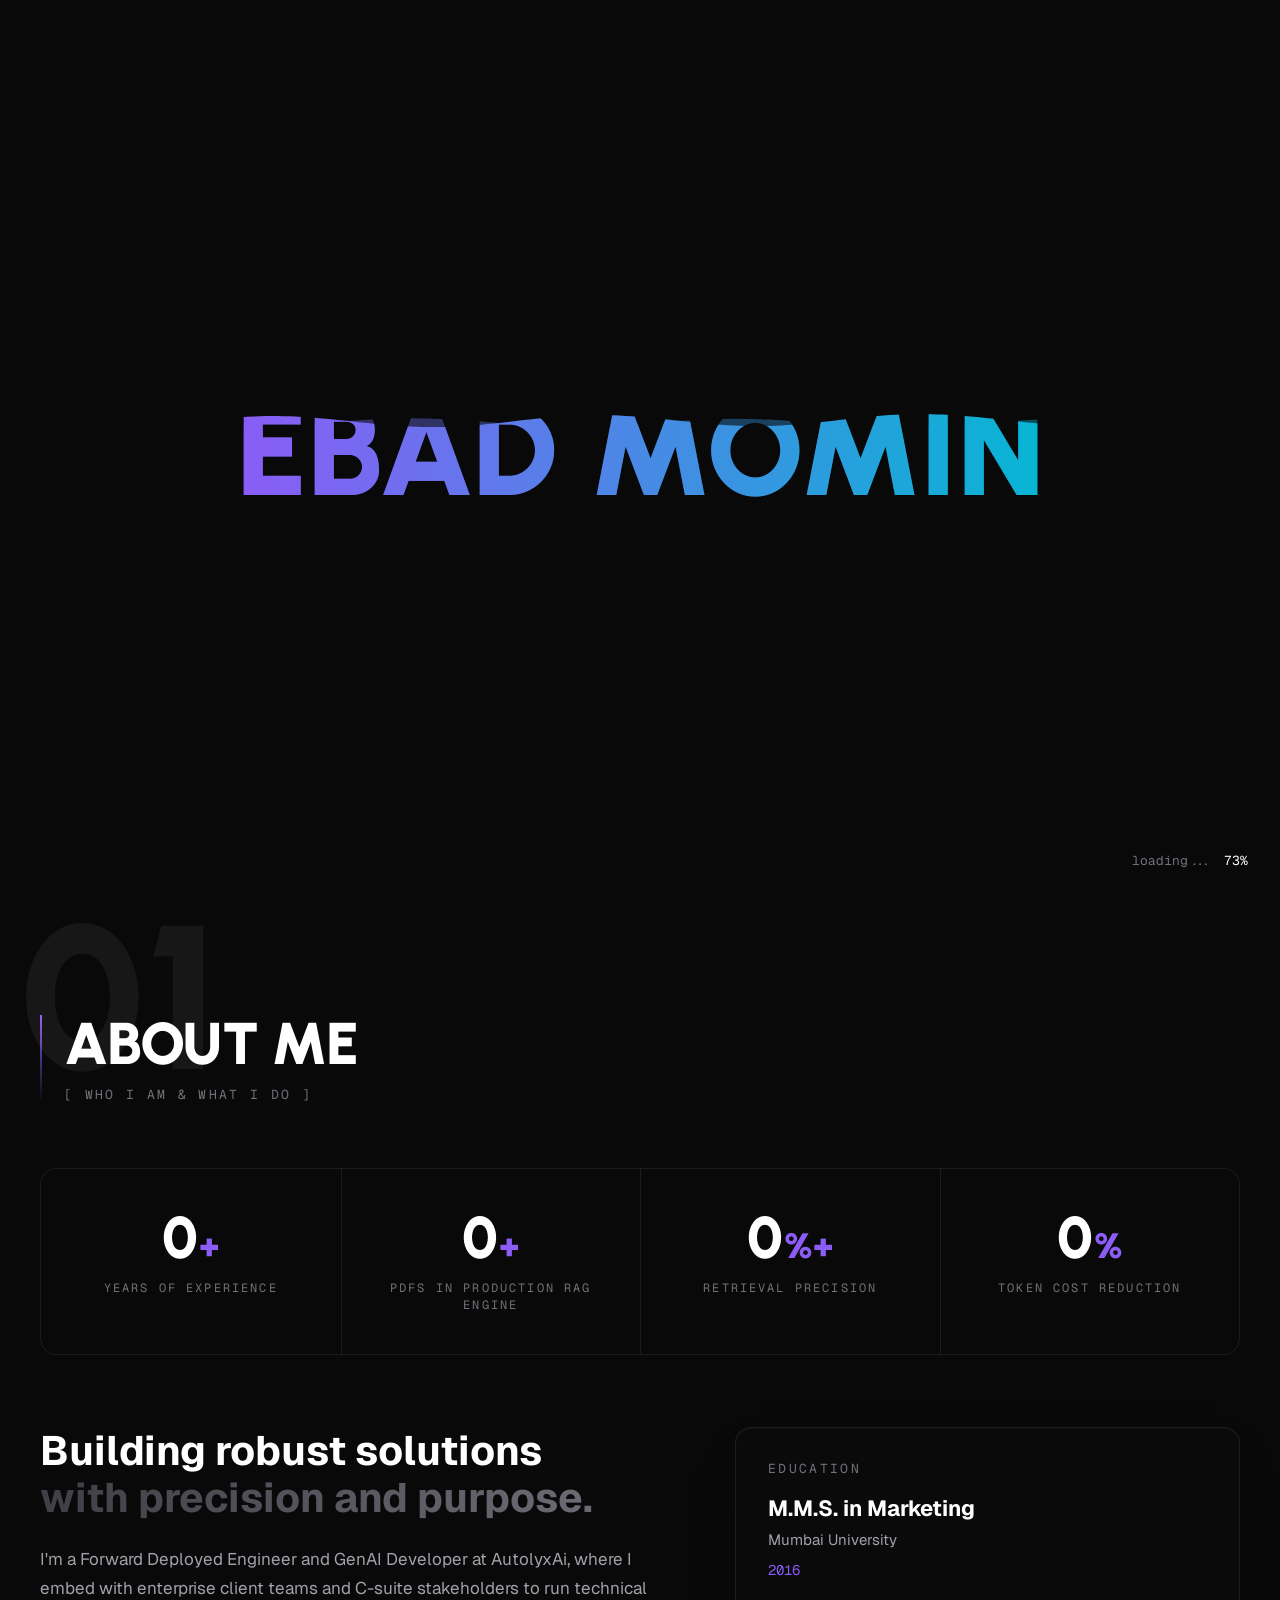
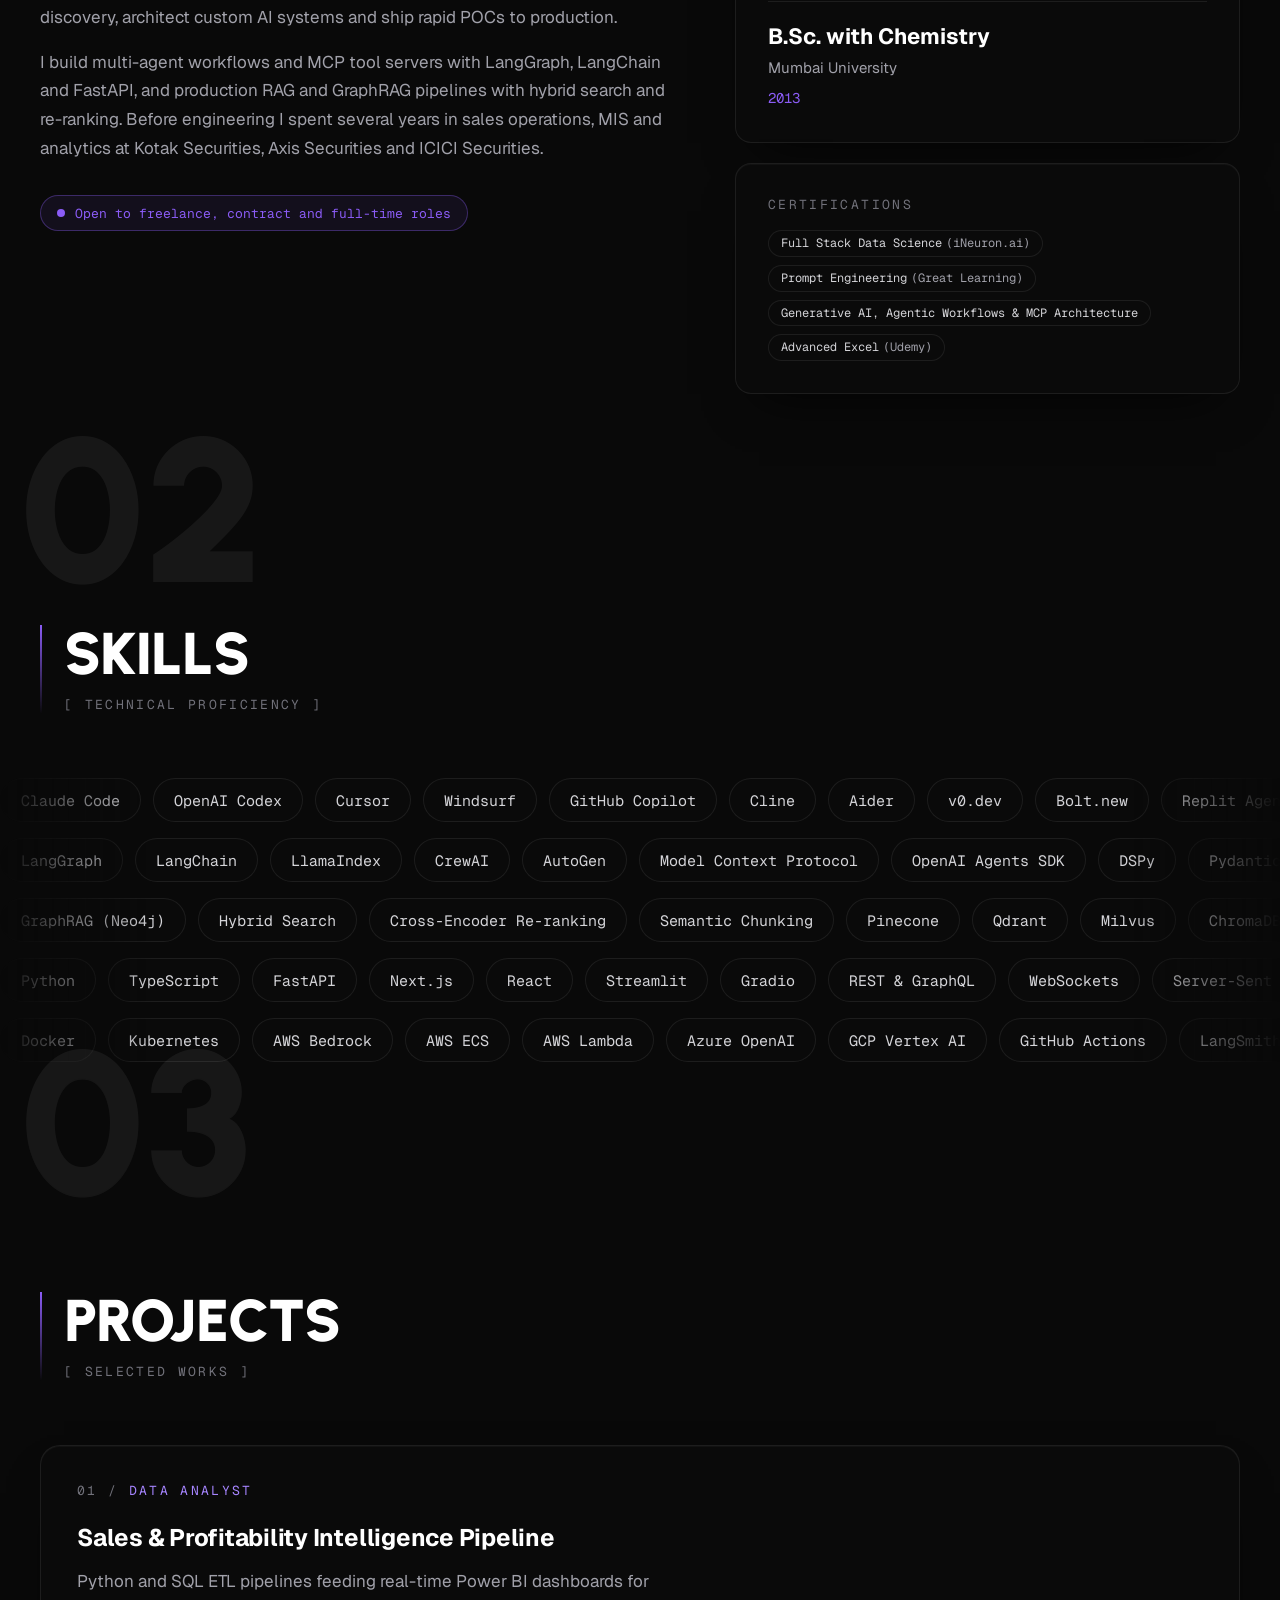
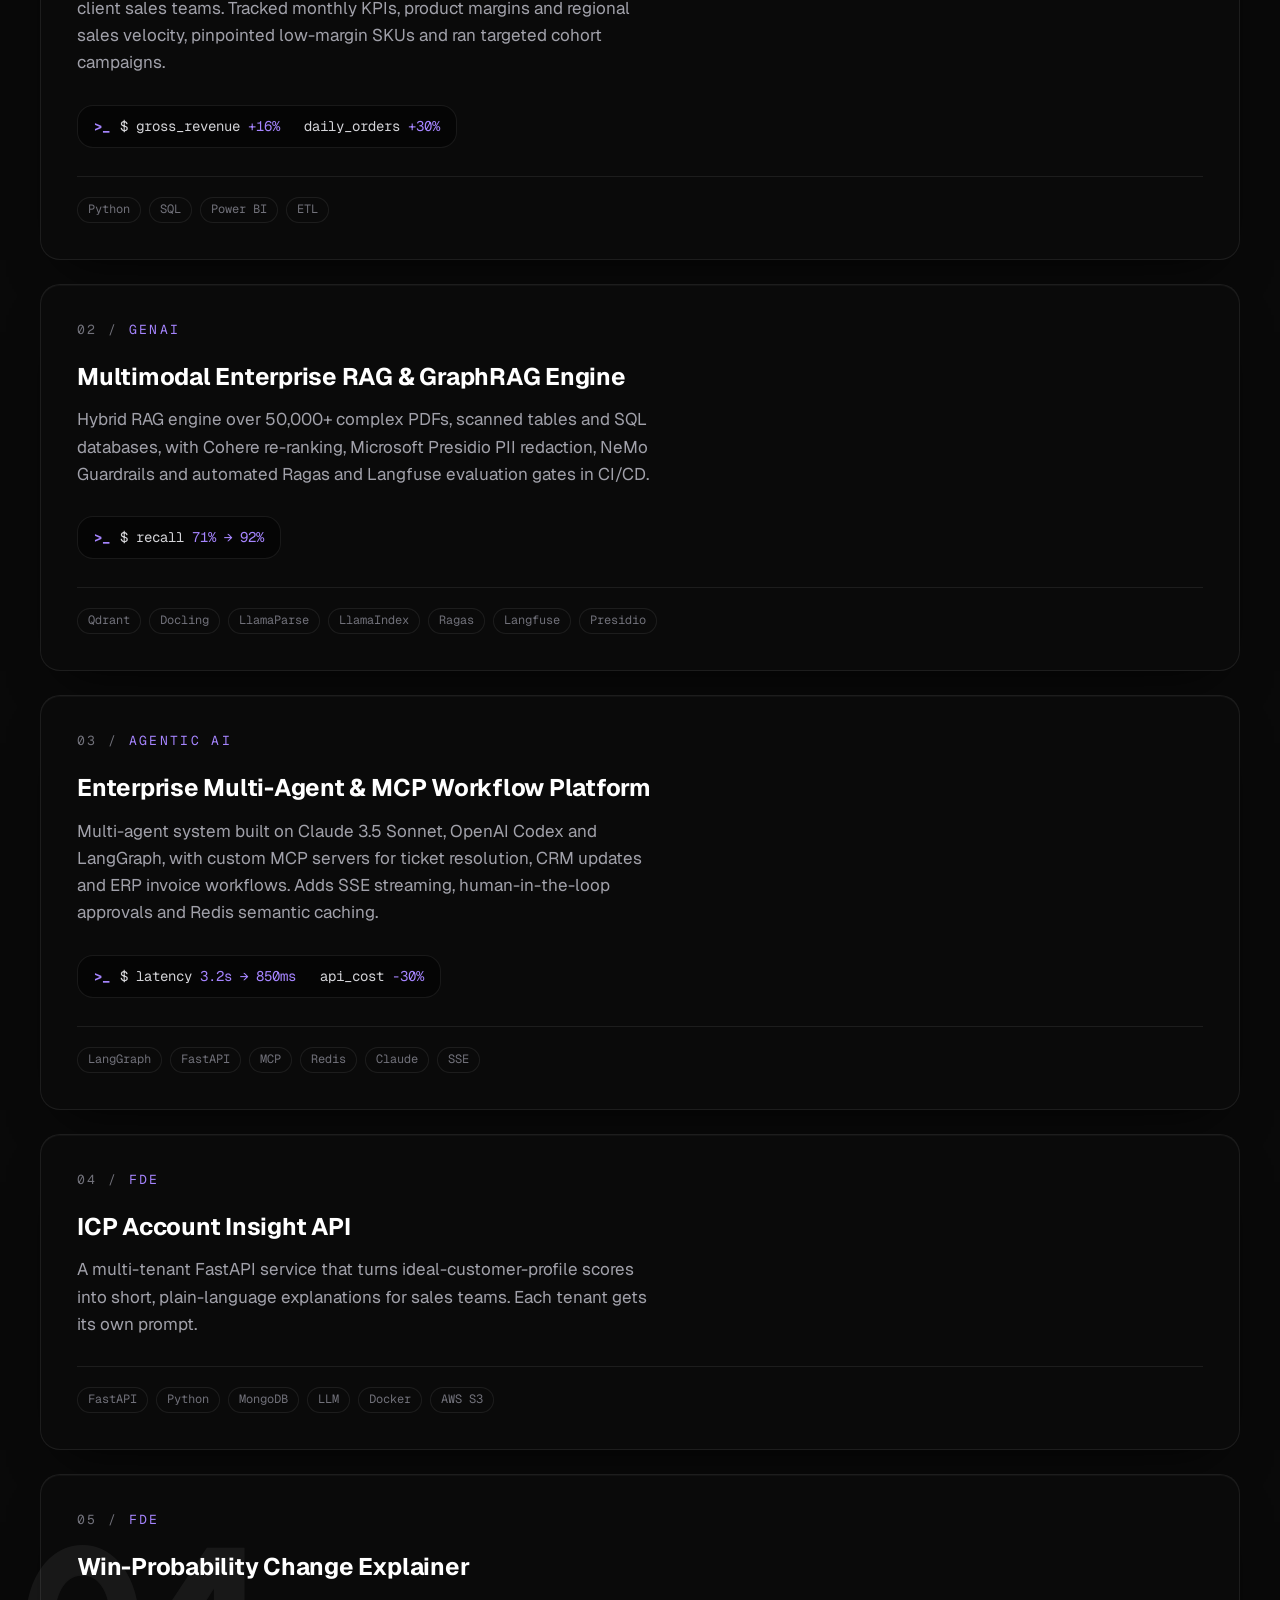
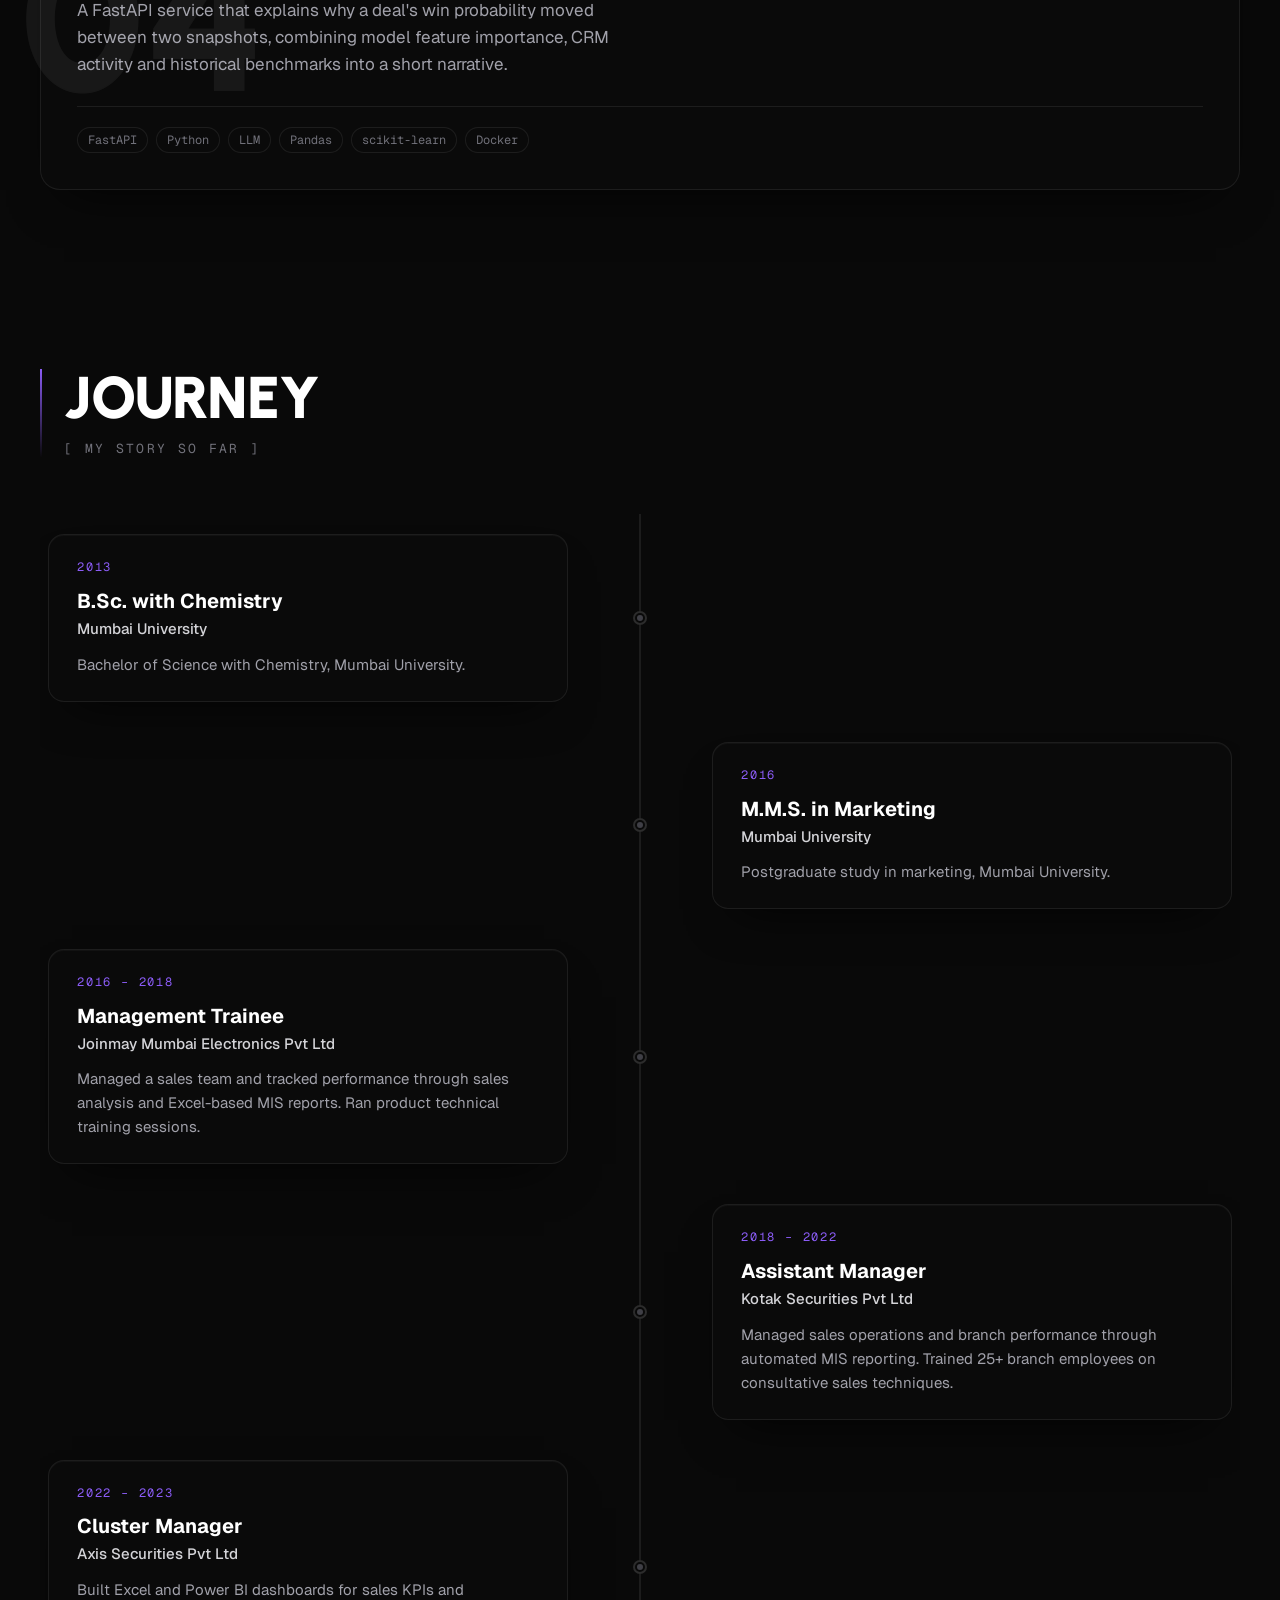
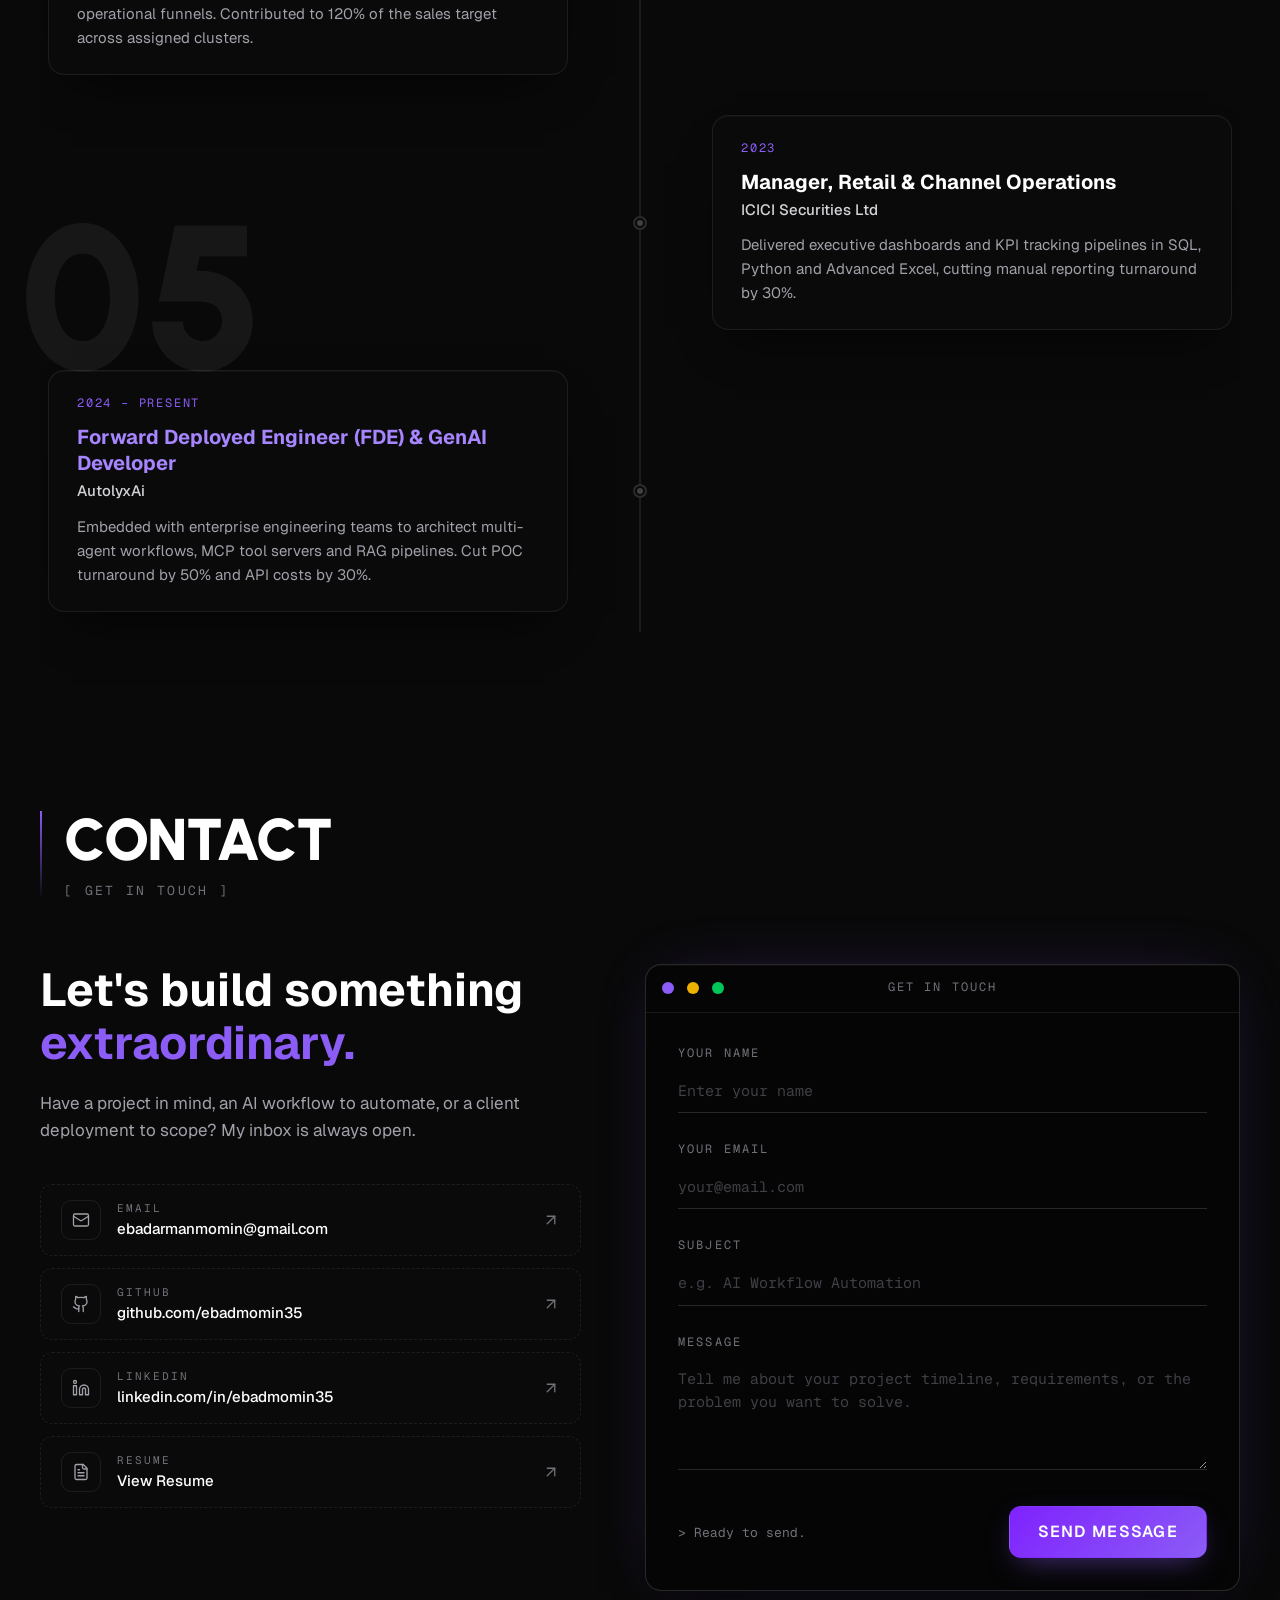
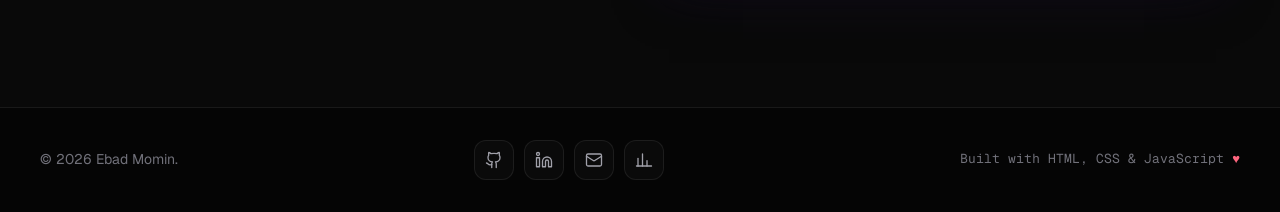
<file: index.html>
<!doctype html>
<html lang="en">
<head>
  <meta charset="utf-8">
  <meta name="viewport" content="width=device-width, initial-scale=1">
  <title>Ebad Momin | Forward Deployed Engineer &amp; GenAI Developer</title>
  <meta name="description" content="Ebad Momin, Forward Deployed Engineer (FDE), GenAI Developer and AI Solutions Architect in Thane, Mumbai.">
  <meta name="theme-color" content="#090909">
  <script>document.documentElement.classList.add('js');</script>
  <link rel="preconnect" href="https://fonts.googleapis.com">
  <link rel="preconnect" href="https://fonts.gstatic.com" crossorigin>
  <link rel="stylesheet" href="https://fonts.googleapis.com/css2?family=Geist:wght@300..900&family=Geist+Mono:wght@400..700&family=Urbanist:wght@700..900&display=swap">
  <link rel="stylesheet" href="css/tokens.css">
  <link rel="stylesheet" href="css/base.css">
  <link rel="stylesheet" href="css/hero.css">
  <link rel="stylesheet" href="css/photo-dissolve.css">
  <link rel="stylesheet" href="css/about.css">
  <link rel="stylesheet" href="css/skills.css">
  <link rel="stylesheet" href="css/projects.css">
  <link rel="stylesheet" href="css/journey.css">
  <link rel="stylesheet" href="css/contact.css">
  <link rel="stylesheet" href="css/snake.css">
  <link rel="stylesheet" href="css/palette.css">
</head>
<body class="ep-body" data-loading="true">
  <a class="ep-sr-only" href="#ep-main">Skip to content</a>

  <!-- core: icon sprite (arrow-up-right and document are referenced by builders via <use href="#ep-i-...">) -->
  <svg aria-hidden="true" focusable="false" width="0" height="0" style="position:absolute;width:0;height:0;overflow:hidden">
    <symbol id="ep-i-github" viewBox="0 0 24 24" fill="none" stroke="currentColor" stroke-width="1.75" stroke-linecap="round" stroke-linejoin="round"><path d="M15 22v-4a4.8 4.8 0 0 0-1-3.5c3 0 6-2 6-5.5.08-1.25-.27-2.48-1-3.5.28-1.15.28-2.35 0-3.5 0 0-1 0-3 1.5-2.64-.5-5.36-.5-8 0C6 2 5 2 5 2c-.3 1.15-.3 2.35 0 3.5A5.403 5.403 0 0 0 4 9c0 3.5 3 5.5 6 5.5-.39.49-.68 1.05-.85 1.65-.17.6-.22 1.23-.15 1.85v4"/><path d="M9 18c-4.51 2-5-2-7-2"/></symbol>
    <symbol id="ep-i-linkedin" viewBox="0 0 24 24" fill="none" stroke="currentColor" stroke-width="1.75" stroke-linecap="round" stroke-linejoin="round"><path d="M16 8a6 6 0 0 1 6 6v7h-4v-7a2 2 0 0 0-2-2 2 2 0 0 0-2 2v7h-4v-7a6 6 0 0 1 6-6z"/><rect x="2" y="9" width="4" height="12"/><circle cx="4" cy="4" r="2"/></symbol>
    <symbol id="ep-i-mail" viewBox="0 0 24 24" fill="none" stroke="currentColor" stroke-width="1.75" stroke-linecap="round" stroke-linejoin="round"><rect x="2" y="4" width="20" height="16" rx="2"/><path d="m22 7-8.97 5.7a1.94 1.94 0 0 1-2.06 0L2 7"/></symbol>
    <symbol id="ep-i-arrow-up-right" viewBox="0 0 24 24" fill="none" stroke="currentColor" stroke-width="1.75" stroke-linecap="round" stroke-linejoin="round"><path d="M7 7h10v10"/><path d="M7 17 17 7"/></symbol>
    <symbol id="ep-i-document" viewBox="0 0 24 24" fill="none" stroke="currentColor" stroke-width="1.75" stroke-linecap="round" stroke-linejoin="round"><path d="M15 2H6a2 2 0 0 0-2 2v16a2 2 0 0 0 2 2h12a2 2 0 0 0 2-2V7z"/><path d="M14 2v4a2 2 0 0 0 2 2h4"/><path d="M8 13h8"/><path d="M8 17h8"/><path d="M10 9H8"/></symbol>
  </svg>

  <!-- core: loader -->
  <div class="ep-loader" id="ep-loader" aria-live="polite">
    <span class="ep-loader__logo" role="img" aria-label="Ebad Momin"><span class="ep-loader__base" aria-hidden="true">EBAD MOMIN</span><span class="ep-loader__fill ep-loader__fill--back" aria-hidden="true">EBAD MOMIN</span><span class="ep-loader__fill" aria-hidden="true">EBAD MOMIN</span></span>
    <p class="ep-loader__meta"><span class="ep-loader__text">loading...</span> <span class="ep-loader__count" id="ep-loader-count">0%</span></p>
  </div>

  <!-- core: background layers -->
  <canvas class="ep-particles" id="ep-particles" aria-hidden="true"></canvas>
  <div class="ep-progress" aria-hidden="true"><span class="ep-progress__bar" id="ep-progress-bar"></span></div>

  <!-- core: navbar -->
  <header class="ep-navbar" id="ep-navbar">
    <nav class="ep-navbar__pill" aria-label="Primary">
      <a class="ep-navbar__logo" href="#intro" aria-label="Ebad Momin, back to top">EM</a>
      <ul class="ep-navbar__list" id="ep-nav-list">
        <li><a class="ep-navbar__link" href="#intro" data-nav="intro">Intro</a></li>
        <li><a class="ep-navbar__link" href="#about" data-nav="about">About</a></li>
        <li><a class="ep-navbar__link" href="#skills" data-nav="skills">Skills</a></li>
        <li><a class="ep-navbar__link" href="#work" data-nav="work">Work</a></li>
        <li><a class="ep-navbar__link" href="#journey" data-nav="journey">Journey</a></li>
        <li><a class="ep-navbar__link" href="#contact" data-nav="contact">Contact</a></li>
      </ul>
      <span class="ep-navbar__indicator" aria-hidden="true"></span>
      <button class="ep-navbar__kbd" id="ep-snake-trigger" type="button" aria-label="Open command palette">⌘K</button>
      <button class="ep-navbar__menu" id="ep-menu-toggle" type="button" aria-expanded="false" aria-controls="ep-nav-list">Menu</button>
    </nav>
  </header>

  <main id="ep-main">
    <!-- BEGIN:hero -->
    <section class="ep-hero" id="intro" data-nav-section="intro">
      <div class="ep-container ep-hero__inner">
        <div class="ep-hero__content">
          <p class="ep-hero__eyebrow">HI, I'M</p>
          <h1 class="ep-hero__name" aria-label="Ebad Momin"><span class="ep-hero__name-base">Ebad</span> <span class="ep-hero__name-accent">Momin</span></h1>
          <p class="ep-hero__tagline">
            <span class="ep-hero__tagline-line ep-hero__tagline-line--muted">shipping production AI &amp;</span>
            <span class="ep-hero__tagline-line ep-hero__tagline-line--gradient"><span class="ep-hero__rotor" aria-live="off"><span class="ep-hero__word is-current">LLM applications</span><span class="ep-hero__word">multi-agent systems</span><span class="ep-hero__word">MCP servers</span><span class="ep-hero__word">RAG pipelines</span><span class="ep-hero__word">GraphRAG pipelines</span><span class="ep-hero__word">LangGraph agents</span><span class="ep-hero__word">FastAPI services</span><span class="ep-hero__word">LLM evaluation</span></span></span>
          </p>
          <p class="ep-hero__copy">Forward Deployed Engineer and GenAI Developer with 4+ years across data analysis, GenAI and FDE work, embedding with enterprise teams to architect and ship production LLM applications, multi-agent systems, MCP servers and RAG pipelines. Based in Thane, Mumbai.</p>
          <div class="ep-hero__actions">
            <a class="ep-btn ep-btn--primary ep-hero__btn ep-hero__btn--primary" href="#work">View Work<svg viewBox="0 0 24 24" aria-hidden="true" focusable="false"><use href="#ep-i-arrow-up-right"/></svg></a>
            <a class="ep-btn ep-btn--ghost ep-hero__btn ep-hero__btn--ghost" href="resume.html" target="_blank" rel="noopener">View Resume<svg viewBox="0 0 24 24" aria-hidden="true" focusable="false"><use href="#ep-i-document"/></svg></a>
          </div>
        </div>
        <div class="ep-hero__visual">
          <div class="ep-hero__figure">
            <div class="ep-hero__glow" aria-hidden="true"></div>
            <img class="ep-hero__photo" src="assets/img/headshot-cutout.png" alt="Portrait of Ebad Momin" width="1006" height="1448" decoding="async">
          </div>
        </div>
      </div>
    </section>
    <!-- END:hero -->

    <!-- BEGIN:about -->
    <section class="ep-about ep-section" id="about" data-nav-section="about">
      <div class="ep-container">
        <div class="ep-section-head ep-reveal">
          <span class="ep-section-head__num" aria-hidden="true" data-parallax>01</span>
          <h2 class="ep-section-head__title">About Me</h2>
          <span class="ep-label ep-section-head__label">[ who I am &amp; what I do ]</span>
        </div>

        <div class="ep-about__stats ep-reveal" style="--ep-delay: 100ms">
          <div class="ep-stat">
            <span class="ep-stat__value"><span class="ep-stat__num" data-count="4">4</span><span class="ep-stat__suffix">+</span></span>
            <span class="ep-label ep-stat__label">Years of experience</span>
          </div>
          <div class="ep-stat">
            <span class="ep-stat__value"><span class="ep-stat__num" data-count="50000">50,000</span><span class="ep-stat__suffix">+</span></span>
            <span class="ep-label ep-stat__label">PDFs in production RAG engine</span>
          </div>
          <div class="ep-stat">
            <span class="ep-stat__value"><span class="ep-stat__num" data-count="94">94</span><span class="ep-stat__suffix">%+</span></span>
            <span class="ep-label ep-stat__label">Retrieval precision</span>
          </div>
          <div class="ep-stat">
            <span class="ep-stat__value"><span class="ep-stat__num" data-count="35">35</span><span class="ep-stat__suffix">%</span></span>
            <span class="ep-label ep-stat__label">Token cost reduction</span>
          </div>
        </div>

        <div class="ep-about__grid">
          <div class="ep-about__main">
            <h3 class="ep-about__heading ep-reveal" style="--ep-delay: 200ms">
              Building robust solutions
              <span class="ep-about__heading-dim">with precision and purpose.</span>
            </h3>
            <p class="ep-about__text ep-reveal" style="--ep-delay: 200ms">I'm a Forward Deployed Engineer and GenAI Developer at AutolyxAi, where I embed with enterprise client teams and C-suite stakeholders to run technical discovery, architect custom AI systems and ship rapid POCs to production.</p>
            <p class="ep-about__text ep-reveal" style="--ep-delay: 300ms">I build multi-agent workflows and MCP tool servers with LangGraph, LangChain and FastAPI, and production RAG and GraphRAG pipelines with hybrid search and re-ranking. Before engineering I spent several years in sales operations, MIS and analytics at Kotak Securities, Axis Securities and ICICI Securities.</p>
            <p class="ep-about__badge ep-reveal" style="--ep-delay: 300ms"><span class="ep-about__badge-dot" aria-hidden="true"></span>Open to freelance, contract and full-time roles</p>
          </div>

          <div class="ep-about__cards">
            <section class="ep-card ep-about__card ep-reveal" style="--ep-delay: 0ms" aria-label="Education">
              <p class="ep-label">Education</p>
              <h3 class="ep-about__entry-title">M.M.S. in Marketing</h3>
              <p class="ep-about__entry-sub">Mumbai University</p>
              <p class="ep-about__entry-year">2016</p>
              <hr class="ep-about__divider">
              <h3 class="ep-about__entry-title">B.Sc. with Chemistry</h3>
              <p class="ep-about__entry-sub">Mumbai University</p>
              <p class="ep-about__entry-year">2013</p>
            </section>

            <section class="ep-card ep-about__card ep-reveal" style="--ep-delay: 120ms" aria-label="Certifications">
              <p class="ep-label">Certifications</p>
              <ul class="ep-about__chips">
                <li class="ep-tag">Full Stack Data Science <span class="ep-about__issuer">(iNeuron.ai)</span></li>
                <li class="ep-tag">Prompt Engineering <span class="ep-about__issuer">(Great Learning)</span></li>
                <li class="ep-tag">Generative AI, Agentic Workflows &amp; MCP Architecture</li>
                <li class="ep-tag">Advanced Excel <span class="ep-about__issuer">(Udemy)</span></li>
              </ul>
            </section>
          </div>
        </div>
      </div>
    </section>
    <!-- END:about -->

    <!-- BEGIN:skills -->
    <section class="ep-skills ep-section" id="skills" data-nav-section="skills">
      <div class="ep-container">
        <header class="ep-section-head ep-reveal">
          <span class="ep-section-head__num" data-parallax aria-hidden="true">02</span>
          <h2 class="ep-section-head__title">Skills</h2>
          <p class="ep-label ep-section-head__label">[ technical proficiency ]</p>
        </header>
      </div>

      <div class="ep-skills__rows">
        <div class="ep-skills__row">
          <ul class="ep-skills__track" aria-label="AI coding agents">
            <li class="ep-skills__chip">Claude Code</li>
            <li class="ep-skills__chip">OpenAI Codex</li>
            <li class="ep-skills__chip">Cursor</li>
            <li class="ep-skills__chip">Windsurf</li>
            <li class="ep-skills__chip">GitHub Copilot</li>
            <li class="ep-skills__chip">Cline</li>
            <li class="ep-skills__chip">Aider</li>
            <li class="ep-skills__chip">v0.dev</li>
            <li class="ep-skills__chip">Bolt.new</li>
            <li class="ep-skills__chip">Replit Agent</li>
            <li class="ep-skills__chip">n8n</li>
            <li class="ep-skills__chip">Dify</li>
          </ul>
        </div>
        <div class="ep-skills__row">
          <ul class="ep-skills__track" aria-label="LLMs and agentic orchestration">
            <li class="ep-skills__chip">LangGraph</li>
            <li class="ep-skills__chip">LangChain</li>
            <li class="ep-skills__chip">LlamaIndex</li>
            <li class="ep-skills__chip">CrewAI</li>
            <li class="ep-skills__chip">AutoGen</li>
            <li class="ep-skills__chip">Model Context Protocol</li>
            <li class="ep-skills__chip">OpenAI Agents SDK</li>
            <li class="ep-skills__chip">DSPy</li>
            <li class="ep-skills__chip">PydanticAI</li>
            <li class="ep-skills__chip">GPT-4o</li>
            <li class="ep-skills__chip">Llama 3</li>
            <li class="ep-skills__chip">DeepSeek-R1</li>
            <li class="ep-skills__chip">Gemini 1.5 Pro</li>
            <li class="ep-skills__chip">vLLM</li>
            <li class="ep-skills__chip">Ollama</li>
            <li class="ep-skills__chip">LoRA / QLoRA</li>
          </ul>
        </div>
        <div class="ep-skills__row">
          <ul class="ep-skills__track" aria-label="Advanced RAG and document intelligence">
            <li class="ep-skills__chip">GraphRAG (Neo4j)</li>
            <li class="ep-skills__chip">Hybrid Search</li>
            <li class="ep-skills__chip">Cross-Encoder Re-ranking</li>
            <li class="ep-skills__chip">Semantic Chunking</li>
            <li class="ep-skills__chip">Pinecone</li>
            <li class="ep-skills__chip">Qdrant</li>
            <li class="ep-skills__chip">Milvus</li>
            <li class="ep-skills__chip">ChromaDB</li>
            <li class="ep-skills__chip">PGVector</li>
            <li class="ep-skills__chip">Docling</li>
            <li class="ep-skills__chip">LlamaParse</li>
            <li class="ep-skills__chip">Unstructured.io</li>
          </ul>
        </div>
        <div class="ep-skills__row">
          <ul class="ep-skills__track" aria-label="Full-stack AI and enterprise integration">
            <li class="ep-skills__chip">Python</li>
            <li class="ep-skills__chip">TypeScript</li>
            <li class="ep-skills__chip">FastAPI</li>
            <li class="ep-skills__chip">Next.js</li>
            <li class="ep-skills__chip">React</li>
            <li class="ep-skills__chip">Streamlit</li>
            <li class="ep-skills__chip">Gradio</li>
            <li class="ep-skills__chip">REST &amp; GraphQL</li>
            <li class="ep-skills__chip">WebSockets</li>
            <li class="ep-skills__chip">Server-Sent Events</li>
            <li class="ep-skills__chip">Celery</li>
            <li class="ep-skills__chip">Redis</li>
            <li class="ep-skills__chip">Kafka</li>
            <li class="ep-skills__chip">Salesforce</li>
            <li class="ep-skills__chip">SAP</li>
            <li class="ep-skills__chip">ServiceNow</li>
          </ul>
        </div>
        <div class="ep-skills__row">
          <ul class="ep-skills__track" aria-label="Cloud, MLOps, evals, security, forward deployed and data analytics">
            <li class="ep-skills__chip">Docker</li>
            <li class="ep-skills__chip">Kubernetes</li>
            <li class="ep-skills__chip">AWS Bedrock</li>
            <li class="ep-skills__chip">AWS ECS</li>
            <li class="ep-skills__chip">AWS Lambda</li>
            <li class="ep-skills__chip">Azure OpenAI</li>
            <li class="ep-skills__chip">GCP Vertex AI</li>
            <li class="ep-skills__chip">GitHub Actions</li>
            <li class="ep-skills__chip">LangSmith</li>
            <li class="ep-skills__chip">Langfuse</li>
            <li class="ep-skills__chip">Ragas</li>
            <li class="ep-skills__chip">DeepEval</li>
            <li class="ep-skills__chip">Guardrails AI</li>
            <li class="ep-skills__chip">NeMo Guardrails</li>
            <li class="ep-skills__chip">Presidio</li>
            <li class="ep-skills__chip">OAuth2 / JWT</li>
            <li class="ep-skills__chip">RBAC</li>
            <li class="ep-skills__chip">Rapid POC-to-production</li>
            <li class="ep-skills__chip">Custom VPC deployment</li>
            <li class="ep-skills__chip">PostgreSQL</li>
            <li class="ep-skills__chip">MSSQL</li>
            <li class="ep-skills__chip">Snowflake</li>
            <li class="ep-skills__chip">BigQuery</li>
            <li class="ep-skills__chip">dbt</li>
            <li class="ep-skills__chip">Pandas</li>
            <li class="ep-skills__chip">NumPy</li>
            <li class="ep-skills__chip">scikit-learn</li>
            <li class="ep-skills__chip">Power BI</li>
            <li class="ep-skills__chip">Tableau</li>
            <li class="ep-skills__chip">Advanced Excel</li>
          </ul>
        </div>
      </div>
    </section>
    <!-- END:skills -->

    <!-- BEGIN:projects -->
    <section class="ep-projects ep-section" id="work" data-nav-section="work">
      <div class="ep-container">
        <header class="ep-section-head ep-reveal">
          <span class="ep-section-head__num" data-parallax aria-hidden="true">03</span>
          <h2 class="ep-section-head__title">Projects</h2>
          <p class="ep-label ep-section-head__label">[ selected works ]</p>
        </header>

        <ul class="ep-projects__grid">
          <li class="ep-projects__item ep-reveal" style="--ep-delay: 0ms">
            <article class="ep-card ep-projects__card">
              <span class="ep-projects__spotlight" aria-hidden="true"></span>
              <p class="ep-projects__index"><span>01 / </span><span class="ep-projects__name">DATA ANALYST</span></p>
              <h3 class="ep-projects__title">Sales &amp; Profitability Intelligence Pipeline</h3>
              <p class="ep-projects__desc">Python and SQL ETL pipelines feeding real-time Power BI dashboards for client sales teams. Tracked monthly KPIs, product margins and regional sales velocity, pinpointed low-margin SKUs and ran targeted cohort campaigns.</p>
              <p class="ep-projects__code"><span class="ep-projects__prompt" aria-hidden="true">&gt;_</span><span>$ gross_revenue <span class="ep-projects__val">+16%</span>&nbsp;&nbsp;&nbsp;daily_orders <span class="ep-projects__val">+30%</span></span></p>
              <div class="ep-projects__foot">
                <ul class="ep-projects__tags">
                  <li class="ep-tag">Python</li>
                  <li class="ep-tag">SQL</li>
                  <li class="ep-tag">Power BI</li>
                  <li class="ep-tag">ETL</li>
                </ul>
              </div>
            </article>
          </li>

          <li class="ep-projects__item ep-reveal" style="--ep-delay: 120ms">
            <article class="ep-card ep-projects__card">
              <span class="ep-projects__spotlight" aria-hidden="true"></span>
              <p class="ep-projects__index"><span>02 / </span><span class="ep-projects__name">GENAI</span></p>
              <h3 class="ep-projects__title">Multimodal Enterprise RAG &amp; GraphRAG Engine</h3>
              <p class="ep-projects__desc">Hybrid RAG engine over 50,000+ complex PDFs, scanned tables and SQL databases, with Cohere re-ranking, Microsoft Presidio PII redaction, NeMo Guardrails and automated Ragas and Langfuse evaluation gates in CI/CD.</p>
              <p class="ep-projects__code"><span class="ep-projects__prompt" aria-hidden="true">&gt;_</span><span>$ recall <span class="ep-projects__val">71% → 92%</span></span></p>
              <div class="ep-projects__foot">
                <ul class="ep-projects__tags">
                  <li class="ep-tag">Qdrant</li>
                  <li class="ep-tag">Docling</li>
                  <li class="ep-tag">LlamaParse</li>
                  <li class="ep-tag">LlamaIndex</li>
                  <li class="ep-tag">Ragas</li>
                  <li class="ep-tag">Langfuse</li>
                  <li class="ep-tag">Presidio</li>
                </ul>
              </div>
            </article>
          </li>

          <li class="ep-projects__item ep-reveal" style="--ep-delay: 240ms">
            <article class="ep-card ep-projects__card">
              <span class="ep-projects__spotlight" aria-hidden="true"></span>
              <p class="ep-projects__index"><span>03 / </span><span class="ep-projects__name">AGENTIC AI</span></p>
              <h3 class="ep-projects__title">Enterprise Multi-Agent &amp; MCP Workflow Platform</h3>
              <p class="ep-projects__desc">Multi-agent system built on Claude 3.5 Sonnet, OpenAI Codex and LangGraph, with custom MCP servers for ticket resolution, CRM updates and ERP invoice workflows. Adds SSE streaming, human-in-the-loop approvals and Redis semantic caching.</p>
              <p class="ep-projects__code"><span class="ep-projects__prompt" aria-hidden="true">&gt;_</span><span>$ latency <span class="ep-projects__val">3.2s → 850ms</span>&nbsp;&nbsp;&nbsp;api_cost <span class="ep-projects__val">-30%</span></span></p>
              <div class="ep-projects__foot">
                <ul class="ep-projects__tags">
                  <li class="ep-tag">LangGraph</li>
                  <li class="ep-tag">FastAPI</li>
                  <li class="ep-tag">MCP</li>
                  <li class="ep-tag">Redis</li>
                  <li class="ep-tag">Claude</li>
                  <li class="ep-tag">SSE</li>
                </ul>
              </div>
            </article>
          </li>

          <li class="ep-projects__item ep-reveal" style="--ep-delay: 360ms">
            <article class="ep-card ep-projects__card">
              <span class="ep-projects__spotlight" aria-hidden="true"></span>
              <p class="ep-projects__index"><span>04 / </span><span class="ep-projects__name">FDE</span></p>
              <h3 class="ep-projects__title">ICP Account Insight API</h3>
              <p class="ep-projects__desc">A multi-tenant FastAPI service that turns ideal-customer-profile scores into short, plain-language explanations for sales teams. Each tenant gets its own prompt.</p>
              <div class="ep-projects__foot">
                <ul class="ep-projects__tags">
                  <li class="ep-tag">FastAPI</li>
                  <li class="ep-tag">Python</li>
                  <li class="ep-tag">MongoDB</li>
                  <li class="ep-tag">LLM</li>
                  <li class="ep-tag">Docker</li>
                  <li class="ep-tag">AWS S3</li>
                </ul>
              </div>
            </article>
          </li>

          <li class="ep-projects__item ep-reveal" style="--ep-delay: 480ms">
            <article class="ep-card ep-projects__card">
              <span class="ep-projects__spotlight" aria-hidden="true"></span>
              <p class="ep-projects__index"><span>05 / </span><span class="ep-projects__name">FDE</span></p>
              <h3 class="ep-projects__title">Win-Probability Change Explainer</h3>
              <p class="ep-projects__desc">A FastAPI service that explains why a deal's win probability moved between two snapshots, combining model feature importance, CRM activity and historical benchmarks into a short narrative.</p>
              <div class="ep-projects__foot">
                <ul class="ep-projects__tags">
                  <li class="ep-tag">FastAPI</li>
                  <li class="ep-tag">Python</li>
                  <li class="ep-tag">LLM</li>
                  <li class="ep-tag">Pandas</li>
                  <li class="ep-tag">scikit-learn</li>
                  <li class="ep-tag">Docker</li>
                </ul>
              </div>
            </article>
          </li>
        </ul>
      </div>
    </section>
    <!-- END:projects -->

    <!-- BEGIN:journey -->
    <section class="ep-journey ep-section" id="journey" data-nav-section="journey">
      <div class="ep-container">
        <header class="ep-section-head ep-reveal">
          <span class="ep-section-head__num" data-parallax aria-hidden="true">04</span>
          <h2 class="ep-section-head__title">Journey</h2>
          <p class="ep-label ep-section-head__label">[ my story so far ]</p>
        </header>

        <div class="ep-journey__timeline">
          <span class="ep-journey__line" aria-hidden="true"></span>
          <ol class="ep-journey__list">
            <li class="ep-journey__item ep-journey__item--left">
              <span class="ep-journey__dot" aria-hidden="true"></span>
              <article class="ep-card ep-journey__card">
                <p class="ep-journey__badge">2013</p>
                <h3 class="ep-journey__title">B.Sc. with Chemistry</h3>
                <p class="ep-journey__org">Mumbai University</p>
                <p class="ep-journey__desc">Bachelor of Science with Chemistry, Mumbai University.</p>
              </article>
            </li>
            <li class="ep-journey__item ep-journey__item--right">
              <span class="ep-journey__dot" aria-hidden="true"></span>
              <article class="ep-card ep-journey__card">
                <p class="ep-journey__badge">2016</p>
                <h3 class="ep-journey__title">M.M.S. in Marketing</h3>
                <p class="ep-journey__org">Mumbai University</p>
                <p class="ep-journey__desc">Postgraduate study in marketing, Mumbai University.</p>
              </article>
            </li>
            <li class="ep-journey__item ep-journey__item--left">
              <span class="ep-journey__dot" aria-hidden="true"></span>
              <article class="ep-card ep-journey__card">
                <p class="ep-journey__badge">2016 – 2018</p>
                <h3 class="ep-journey__title">Management Trainee</h3>
                <p class="ep-journey__org">Joinmay Mumbai Electronics Pvt Ltd</p>
                <p class="ep-journey__desc">Managed a sales team and tracked performance through sales analysis and Excel-based MIS reports. Ran product technical training sessions.</p>
              </article>
            </li>
            <li class="ep-journey__item ep-journey__item--right">
              <span class="ep-journey__dot" aria-hidden="true"></span>
              <article class="ep-card ep-journey__card">
                <p class="ep-journey__badge">2018 – 2022</p>
                <h3 class="ep-journey__title">Assistant Manager</h3>
                <p class="ep-journey__org">Kotak Securities Pvt Ltd</p>
                <p class="ep-journey__desc">Managed sales operations and branch performance through automated MIS reporting. Trained 25+ branch employees on consultative sales techniques.</p>
              </article>
            </li>
            <li class="ep-journey__item ep-journey__item--left">
              <span class="ep-journey__dot" aria-hidden="true"></span>
              <article class="ep-card ep-journey__card">
                <p class="ep-journey__badge">2022 – 2023</p>
                <h3 class="ep-journey__title">Cluster Manager</h3>
                <p class="ep-journey__org">Axis Securities Pvt Ltd</p>
                <p class="ep-journey__desc">Built Excel and Power BI dashboards for sales KPIs and operational funnels. Contributed to 120% of the sales target across assigned clusters.</p>
              </article>
            </li>
            <li class="ep-journey__item ep-journey__item--right">
              <span class="ep-journey__dot" aria-hidden="true"></span>
              <article class="ep-card ep-journey__card">
                <p class="ep-journey__badge">2023</p>
                <h3 class="ep-journey__title">Manager, Retail &amp; Channel Operations</h3>
                <p class="ep-journey__org">ICICI Securities Ltd</p>
                <p class="ep-journey__desc">Delivered executive dashboards and KPI tracking pipelines in SQL, Python and Advanced Excel, cutting manual reporting turnaround by 30%.</p>
              </article>
            </li>
            <li class="ep-journey__item ep-journey__item--left ep-journey__item--current">
              <span class="ep-journey__dot" aria-hidden="true"></span>
              <article class="ep-card ep-journey__card">
                <p class="ep-journey__badge">2024 – Present</p>
                <h3 class="ep-journey__title">Forward Deployed Engineer (FDE) &amp; GenAI Developer</h3>
                <p class="ep-journey__org">AutolyxAi</p>
                <p class="ep-journey__desc">Embedded with enterprise engineering teams to architect multi-agent workflows, MCP tool servers and RAG pipelines. Cut POC turnaround by 50% and API costs by 30%.</p>
              </article>
            </li>
          </ol>
        </div>
      </div>
    </section>
    <!-- END:journey -->

    <!-- BEGIN:contact -->
    <section class="ep-contact ep-section" id="contact" data-nav-section="contact">
      <div class="ep-container">
        <header class="ep-section-head ep-reveal">
          <span class="ep-section-head__num" data-parallax aria-hidden="true">05</span>
          <h2 class="ep-section-head__title">Contact</h2>
          <p class="ep-label ep-section-head__label">[ get in touch ]</p>
        </header>

        <div class="ep-contact__grid">
          <div class="ep-contact__info">
            <h3 class="ep-contact__heading ep-reveal">Let's build something <span class="ep-contact__accent">extraordinary.</span></h3>
            <p class="ep-contact__copy ep-reveal" style="--ep-delay: 100ms">Have a project in mind, an AI workflow to automate, or a client deployment to scope? My inbox is always open.</p>

            <ul class="ep-contact__links ep-reveal" style="--ep-delay: 200ms">
              <li>
                <a class="ep-contact__link" href="mailto:ebadarmanmomin@gmail.com">
                  <span class="ep-contact__icon"><svg viewBox="0 0 24 24" aria-hidden="true" focusable="false"><use href="#ep-i-mail"/></svg></span>
                  <span class="ep-contact__text">
                    <span class="ep-label ep-contact__label">Email</span>
                    <span class="ep-contact__value">ebadarmanmomin@gmail.com</span>
                  </span>
                  <svg class="ep-contact__arrow" viewBox="0 0 24 24" aria-hidden="true" focusable="false"><use href="#ep-i-arrow-up-right"/></svg>
                </a>
              </li>
              <li>
                <a class="ep-contact__link" href="https://github.com/ebadmomin35" target="_blank" rel="noopener">
                  <span class="ep-contact__icon"><svg viewBox="0 0 24 24" aria-hidden="true" focusable="false"><use href="#ep-i-github"/></svg></span>
                  <span class="ep-contact__text">
                    <span class="ep-label ep-contact__label">GitHub</span>
                    <span class="ep-contact__value">github.com/ebadmomin35</span>
                  </span>
                  <svg class="ep-contact__arrow" viewBox="0 0 24 24" aria-hidden="true" focusable="false"><use href="#ep-i-arrow-up-right"/></svg>
                </a>
              </li>
              <li>
                <a class="ep-contact__link" href="https://www.linkedin.com/in/ebadmomin35/" target="_blank" rel="noopener">
                  <span class="ep-contact__icon"><svg viewBox="0 0 24 24" aria-hidden="true" focusable="false"><use href="#ep-i-linkedin"/></svg></span>
                  <span class="ep-contact__text">
                    <span class="ep-label ep-contact__label">LinkedIn</span>
                    <span class="ep-contact__value">linkedin.com/in/ebadmomin35</span>
                  </span>
                  <svg class="ep-contact__arrow" viewBox="0 0 24 24" aria-hidden="true" focusable="false"><use href="#ep-i-arrow-up-right"/></svg>
                </a>
              </li>
              <li>
                <a class="ep-contact__link" href="resume.html" target="_blank" rel="noopener">
                  <span class="ep-contact__icon"><svg viewBox="0 0 24 24" aria-hidden="true" focusable="false"><use href="#ep-i-document"/></svg></span>
                  <span class="ep-contact__text">
                    <span class="ep-label ep-contact__label">Resume</span>
                    <span class="ep-contact__value">View Resume</span>
                  </span>
                  <svg class="ep-contact__arrow" viewBox="0 0 24 24" aria-hidden="true" focusable="false"><use href="#ep-i-arrow-up-right"/></svg>
                </a>
              </li>
            </ul>
          </div>

          <div class="ep-contact__terminal ep-reveal" style="--ep-delay: 300ms">
            <div class="ep-contact__bar">
              <span class="ep-contact__dots" aria-hidden="true">
                <span class="ep-contact__dot ep-contact__dot--violet"></span>
                <span class="ep-contact__dot ep-contact__dot--warning"></span>
                <span class="ep-contact__dot ep-contact__dot--success"></span>
              </span>
              <span class="ep-contact__bar-title">GET IN TOUCH</span>
            </div>

            <form class="ep-contact__form" id="ep-contact-form" action="mailto:ebadarmanmomin@gmail.com" method="post" enctype="text/plain">
              <div class="ep-contact__field">
                <label class="ep-label ep-contact__field-label" for="ep-contact-name">Your Name</label>
                <div class="ep-contact__control">
                  <input class="ep-contact__input" id="ep-contact-name" data-field="name" name="name" type="text" placeholder="Enter your name" required autocomplete="name" maxlength="80">
                </div>
              </div>

              <div class="ep-contact__field">
                <label class="ep-label ep-contact__field-label" for="ep-contact-email">Your Email</label>
                <div class="ep-contact__control">
                  <input class="ep-contact__input" id="ep-contact-email" data-field="email" name="email" type="email" placeholder="your@email.com" required autocomplete="email">
                </div>
              </div>

              <div class="ep-contact__field">
                <label class="ep-label ep-contact__field-label" for="ep-contact-subject">Subject</label>
                <div class="ep-contact__control">
                  <input class="ep-contact__input" id="ep-contact-subject" data-field="subject" name="subject" type="text" placeholder="e.g. AI Workflow Automation" maxlength="120">
                </div>
              </div>

              <div class="ep-contact__field">
                <label class="ep-label ep-contact__field-label" for="ep-contact-message">Message</label>
                <div class="ep-contact__control">
                  <textarea class="ep-contact__textarea" id="ep-contact-message" data-field="message" name="message" rows="4" placeholder="Tell me about your project timeline, requirements, or the problem you want to solve." required minlength="10" maxlength="2000"></textarea>
                </div>
              </div>

              <div class="ep-contact__foot">
                <p class="ep-contact__status"><span aria-hidden="true">&gt; </span><span class="ep-contact__status-text" data-status role="status">Ready to send.</span></p>
                <button class="ep-btn ep-btn--primary ep-contact__submit" type="submit">Send Message</button>
              </div>
            </form>
          </div>
        </div>
      </div>
    </section>
    <!-- END:contact -->
  </main>

  <!-- core: footer -->
  <footer class="ep-footer">
    <div class="ep-container ep-footer__inner">
      <p class="ep-footer__copy">© 2026 Ebad Momin.</p>
      <ul class="ep-footer__links">
        <li><a class="ep-icon-btn" href="https://github.com/ebadmomin35" target="_blank" rel="noopener" aria-label="GitHub"><svg viewBox="0 0 24 24" width="18" height="18" fill="none" stroke="currentColor" stroke-width="1.75" stroke-linecap="round" stroke-linejoin="round" aria-hidden="true" focusable="false"><path d="M15 22v-4a4.8 4.8 0 0 0-1-3.5c3 0 6-2 6-5.5.08-1.25-.27-2.48-1-3.5.28-1.15.28-2.35 0-3.5 0 0-1 0-3 1.5-2.64-.5-5.36-.5-8 0C6 2 5 2 5 2c-.3 1.15-.3 2.35 0 3.5A5.403 5.403 0 0 0 4 9c0 3.5 3 5.5 6 5.5-.39.49-.68 1.05-.85 1.65-.17.6-.22 1.23-.15 1.85v4"/><path d="M9 18c-4.51 2-5-2-7-2"/></svg></a></li>
        <li><a class="ep-icon-btn" href="https://www.linkedin.com/in/ebadmomin35/" target="_blank" rel="noopener" aria-label="LinkedIn"><svg viewBox="0 0 24 24" width="18" height="18" fill="none" stroke="currentColor" stroke-width="1.75" stroke-linecap="round" stroke-linejoin="round" aria-hidden="true" focusable="false"><path d="M16 8a6 6 0 0 1 6 6v7h-4v-7a2 2 0 0 0-2-2 2 2 0 0 0-2 2v7h-4v-7a6 6 0 0 1 6-6z"/><rect x="2" y="9" width="4" height="12"/><circle cx="4" cy="4" r="2"/></svg></a></li>
        <li><a class="ep-icon-btn" href="mailto:ebadarmanmomin@gmail.com" aria-label="Email"><svg viewBox="0 0 24 24" width="18" height="18" fill="none" stroke="currentColor" stroke-width="1.75" stroke-linecap="round" stroke-linejoin="round" aria-hidden="true" focusable="false"><rect x="2" y="4" width="20" height="16" rx="2"/><path d="m22 7-8.97 5.7a1.94 1.94 0 0 1-2.06 0L2 7"/></svg></a></li>
        <li><a class="ep-icon-btn" href="https://public.tableau.com/app/profile/ebadmomin" target="_blank" rel="noopener" aria-label="Tableau Public"><svg viewBox="0 0 24 24" width="18" height="18" fill="none" stroke="currentColor" stroke-width="1.75" stroke-linecap="round" stroke-linejoin="round" aria-hidden="true" focusable="false"><path d="M4 20V10"/><path d="M10 20V4"/><path d="M16 20v-7"/><path d="M22 20H2"/></svg></a></li>
      </ul>
      <p class="ep-footer__built">Built with HTML, CSS &amp; JavaScript <span aria-hidden="true">♥</span></p>
    </div>
  </footer>

  <!-- BEGIN:palette -->
  <!-- END:palette -->

  <!-- BEGIN:snake -->
  <dialog class="ep-snake" id="ep-snake" aria-labelledby="ep-snake-title">
    <header class="ep-snake__header">
      <div class="ep-snake__title-wrap">
        <span class="ep-snake__dot" aria-hidden="true"></span>
        <h2 class="ep-snake__title" id="ep-snake-title">CYBER SNAKE</h2>
      </div>
      <div class="ep-snake__header-right">
        <span class="ep-snake__best-wrap">
          <svg class="ep-snake__trophy" viewBox="0 0 24 24" fill="none" stroke="currentColor" stroke-width="1.75" stroke-linecap="round" stroke-linejoin="round" aria-hidden="true" focusable="false"><path d="M6 9H4.5a2.5 2.5 0 0 1 0-5H6"/><path d="M18 9h1.5a2.5 2.5 0 0 0 0-5H18"/><path d="M4 22h16"/><path d="M10 14.66V17c0 .55-.47.98-.97 1.21C7.85 18.75 7 20.24 7 22"/><path d="M14 14.66V17c0 .55.47.98.97 1.21C16.15 18.75 17 20.24 17 22"/><path d="M18 2H6v7a6 6 0 0 0 12 0V2Z"/></svg>
          <span class="ep-sr-only">Best score</span>
          <span class="ep-snake__best">0</span>
        </span>
        <button class="ep-icon-btn ep-snake__close" type="button" aria-label="Close game"><svg viewBox="0 0 24 24" width="18" height="18" fill="none" stroke="currentColor" stroke-width="1.75" stroke-linecap="round" stroke-linejoin="round" aria-hidden="true" focusable="false"><path d="M18 6 6 18"/><path d="m6 6 12 12"/></svg></button>
      </div>
    </header>

    <div class="ep-snake__meta">
      <p class="ep-snake__score-wrap"><span class="ep-snake__label">Score:</span> <span class="ep-snake__score">0</span></p>
      <p class="ep-snake__hint">USE ARROWS / D-PAD</p>
    </div>

    <div class="ep-snake__board">
      <canvas class="ep-snake__canvas" role="img" aria-label="Snake board. Score 0."></canvas>
      <div class="ep-snake__overlay">
        <div class="ep-snake__start">
          <p class="ep-snake__start-title">Cyber Snake</p>
          <p class="ep-snake__start-sub">Navigate the neon snake &amp; collect energy orbs!</p>
          <button class="ep-btn ep-btn--primary ep-snake__start-btn" type="button">START GAME</button>
        </div>
        <div class="ep-snake__over" hidden>
          <p class="ep-snake__over-title">[ GAME OVER ]</p>
          <p class="ep-snake__over-score">Final Score: 0</p>
          <button class="ep-btn ep-btn--primary ep-snake__again" type="button"><svg viewBox="0 0 24 24" fill="none" stroke="currentColor" stroke-width="1.75" stroke-linecap="round" stroke-linejoin="round" aria-hidden="true" focusable="false"><path d="M21 12a9 9 0 1 1-2.64-6.36"/><path d="M21 3v6h-6"/></svg>PLAY AGAIN</button>
        </div>
      </div>
    </div>

    <div class="ep-snake__dpad" role="group" aria-label="Direction controls">
      <button class="ep-icon-btn ep-snake__key ep-snake__key--up" type="button" data-dir="up" aria-label="Up"><svg viewBox="0 0 24 24" fill="none" stroke="currentColor" stroke-width="1.75" stroke-linecap="round" stroke-linejoin="round" aria-hidden="true" focusable="false"><path d="m18 15-6-6-6 6"/></svg></button>
      <button class="ep-icon-btn ep-snake__key ep-snake__key--left" type="button" data-dir="left" aria-label="Left"><svg viewBox="0 0 24 24" fill="none" stroke="currentColor" stroke-width="1.75" stroke-linecap="round" stroke-linejoin="round" aria-hidden="true" focusable="false"><path d="m15 18-6-6 6-6"/></svg></button>
      <button class="ep-icon-btn ep-snake__key ep-snake__key--right" type="button" data-dir="right" aria-label="Right"><svg viewBox="0 0 24 24" fill="none" stroke="currentColor" stroke-width="1.75" stroke-linecap="round" stroke-linejoin="round" aria-hidden="true" focusable="false"><path d="m9 18 6-6-6-6"/></svg></button>
      <button class="ep-icon-btn ep-snake__key ep-snake__key--down" type="button" data-dir="down" aria-label="Down"><svg viewBox="0 0 24 24" fill="none" stroke="currentColor" stroke-width="1.75" stroke-linecap="round" stroke-linejoin="round" aria-hidden="true" focusable="false"><path d="m6 9 6 6 6-6"/></svg></button>
    </div>

    <p class="ep-sr-only ep-snake__live" aria-live="polite"></p>
  </dialog>

  <!-- BEGIN:palette-dialog (E6: command palette lives inside the snake block) -->
  <dialog class="ep-palette" id="ep-palette" aria-labelledby="ep-palette-title">
    <div class="ep-palette__panel">
      <h2 class="ep-sr-only" id="ep-palette-title">Command palette</h2>
      <div class="ep-palette__top">
        <svg class="ep-palette__glyph" viewBox="0 0 24 24" fill="none" stroke="currentColor" stroke-width="1.75" stroke-linecap="round" stroke-linejoin="round" aria-hidden="true" focusable="false"><path d="m4 17 6-6-6-6"/><path d="M12 19h8"/></svg>
        <input class="ep-palette__input" id="ep-palette-input" type="text" placeholder="Type a command or search..." role="combobox" aria-expanded="true" aria-controls="ep-palette-list" aria-autocomplete="list" autocomplete="off" spellcheck="false">
        <button class="ep-icon-btn ep-palette__close" type="button" aria-label="Close command palette"><svg viewBox="0 0 24 24" width="18" height="18" fill="none" stroke="currentColor" stroke-width="1.75" stroke-linecap="round" stroke-linejoin="round" aria-hidden="true" focusable="false"><path d="M18 6 6 18"/><path d="m6 6 12 12"/></svg></button>
      </div>
      <ul class="ep-palette__list" id="ep-palette-list" role="listbox" aria-label="Commands">
        <li class="ep-palette__item" role="option" id="ep-palette-opt-1" aria-selected="false" data-href="#about" data-label="Go to About"><span class="ep-palette__icon"><svg viewBox="0 0 24 24" fill="none" stroke="currentColor" stroke-width="1.75" stroke-linecap="round" stroke-linejoin="round" aria-hidden="true" focusable="false"><circle cx="12" cy="8" r="4"/><path d="M4 21v-1a6 6 0 0 1 6-6h4a6 6 0 0 1 6 6v1"/></svg></span><span class="ep-palette__label">Go to About</span></li>
        <li class="ep-palette__item" role="option" id="ep-palette-opt-2" aria-selected="false" data-href="#skills" data-label="Go to Skills"><span class="ep-palette__icon"><svg viewBox="0 0 24 24" fill="none" stroke="currentColor" stroke-width="1.75" stroke-linecap="round" stroke-linejoin="round" aria-hidden="true" focusable="false"><polygon points="12 2 15.09 8.26 22 9.27 17 14.14 18.18 21.02 12 17.77 5.82 21.02 7 14.14 2 9.27 8.91 8.26 12 2"/></svg></span><span class="ep-palette__label">Go to Skills</span></li>
        <li class="ep-palette__item" role="option" id="ep-palette-opt-3" aria-selected="false" data-href="#work" data-label="Go to Projects"><span class="ep-palette__icon"><svg viewBox="0 0 24 24" fill="none" stroke="currentColor" stroke-width="1.75" stroke-linecap="round" stroke-linejoin="round" aria-hidden="true" focusable="false"><path d="M20 20a2 2 0 0 0 2-2V8a2 2 0 0 0-2-2h-7.9a2 2 0 0 1-1.69-.9L9.6 3.9A2 2 0 0 0 7.93 3H4a2 2 0 0 0-2 2v13a2 2 0 0 0 2 2Z"/></svg></span><span class="ep-palette__label">Go to Projects</span></li>
        <li class="ep-palette__item" role="option" id="ep-palette-opt-4" aria-selected="false" data-href="#journey" data-label="Go to Journey"><span class="ep-palette__icon"><svg viewBox="0 0 24 24" fill="none" stroke="currentColor" stroke-width="1.75" stroke-linecap="round" stroke-linejoin="round" aria-hidden="true" focusable="false"><path d="M15 2H6a2 2 0 0 0-2 2v16a2 2 0 0 0 2 2h12a2 2 0 0 0 2-2V7Z"/><path d="M14 2v5h5"/></svg></span><span class="ep-palette__label">Go to Journey</span></li>
        <li class="ep-palette__item" role="option" id="ep-palette-opt-5" aria-selected="false" data-href="#contact" data-label="Go to Contact"><span class="ep-palette__icon"><svg viewBox="0 0 24 24" fill="none" stroke="currentColor" stroke-width="1.75" stroke-linecap="round" stroke-linejoin="round" aria-hidden="true" focusable="false"><rect x="2" y="4" width="20" height="16" rx="2"/><path d="m22 7-10 6L2 7"/></svg></span><span class="ep-palette__label">Go to Contact</span></li>
        <li class="ep-palette__item" role="option" id="ep-palette-opt-6" aria-selected="false" data-href="https://www.linkedin.com/in/ebadmomin35/" data-external="true" data-label="LinkedIn Profile"><span class="ep-palette__icon"><svg viewBox="0 0 24 24" fill="none" stroke="currentColor" stroke-width="1.75" stroke-linecap="round" stroke-linejoin="round" aria-hidden="true" focusable="false"><path d="M15 3h6v6"/><path d="M10 14 21 3"/><path d="M18 13v6a2 2 0 0 1-2 2H5a2 2 0 0 1-2-2V8a2 2 0 0 1 2-2h6"/></svg></span><span class="ep-palette__label">LinkedIn Profile</span></li>
        <li class="ep-palette__item" role="option" id="ep-palette-opt-8" aria-selected="false" data-href="https://github.com/ebadmomin35" data-external="true" data-label="GitHub Profile"><span class="ep-palette__icon"><svg viewBox="0 0 24 24" fill="none" stroke="currentColor" stroke-width="1.75" stroke-linecap="round" stroke-linejoin="round" aria-hidden="true" focusable="false"><path d="M15 3h6v6"/><path d="M10 14 21 3"/><path d="M18 13v6a2 2 0 0 1-2 2H5a2 2 0 0 1-2-2V8a2 2 0 0 1 2-2h6"/></svg></span><span class="ep-palette__label">GitHub Profile</span></li>
        <li class="ep-palette__item" role="option" id="ep-palette-opt-7" aria-selected="false" data-action="snake" data-label="Play Cyber Snake Game"><span class="ep-palette__icon"><svg viewBox="0 0 24 24" fill="none" stroke="currentColor" stroke-width="1.75" stroke-linecap="round" stroke-linejoin="round" aria-hidden="true" focusable="false"><line x1="6" x2="10" y1="12" y2="12"/><line x1="8" x2="8" y1="10" y2="14"/><line x1="15" x2="15.01" y1="13" y2="13"/><line x1="18" x2="18.01" y1="11" y2="11"/><rect x="2" y="6" width="20" height="12" rx="2"/></svg></span><span class="ep-palette__label">Play Cyber Snake Game</span></li>
      </ul>
      <p class="ep-palette__empty" hidden>No matching commands.</p>
      <div class="ep-palette__foot">
        <span>Use &uarr; &darr; to navigate</span>
        <span><kbd class="ep-palette__key">Esc</kbd> to close</span>
      </div>
    </div>
  </dialog>
  <!-- END:palette-dialog -->
  <!-- END:snake -->

  <!-- Scripts: modules first (each defines window.Portfolio.init<Name>), effects, then main.js which calls them -->
  <script src="js/hero.js" defer></script>
  <script src="js/photo-dissolve.js" defer></script>
  <script src="js/about.js" defer></script>
  <script src="js/skills.js" defer></script>
  <script src="js/projects.js" defer></script>
  <script src="js/journey.js" defer></script>
  <script src="js/contact.js" defer></script>
  <script src="js/snake.js" defer></script>
  <script src="js/palette.js" defer></script>
  <script src="js/effects.js" defer></script>
  <script src="js/main.js" defer></script>
</body>
</html>
</file>
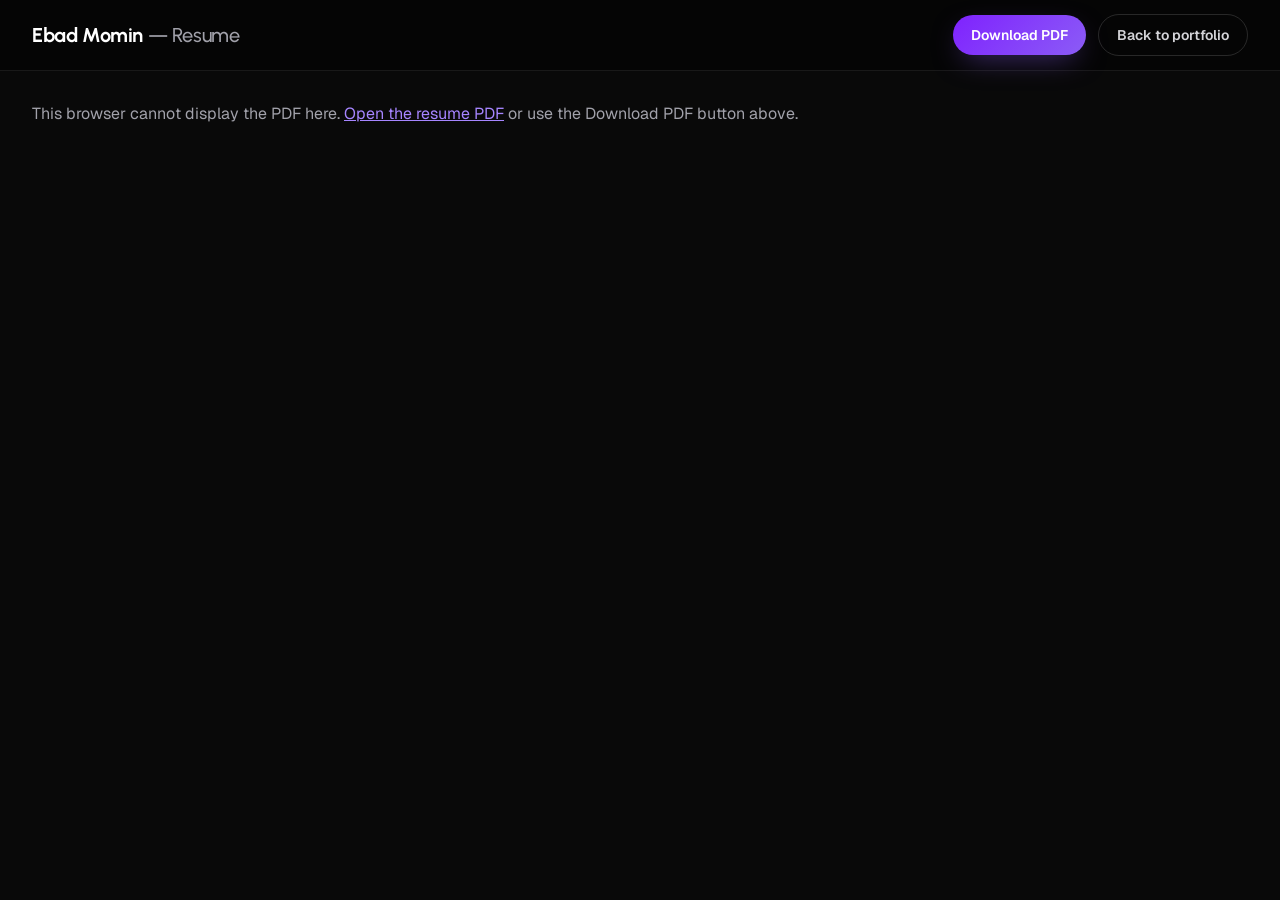
<file: resume.html>
<!DOCTYPE html>
<html lang="en">
<head>
  <meta charset="UTF-8">
  <meta name="viewport" content="width=device-width, initial-scale=1.0">
  <title>Ebad Momin — Resume</title>
  <meta name="robots" content="noindex">
  <link rel="preconnect" href="https://fonts.googleapis.com">
  <link rel="preconnect" href="https://fonts.gstatic.com" crossorigin>
  <link rel="stylesheet" href="https://fonts.googleapis.com/css2?family=Geist:wght@300..900&family=Geist+Mono:wght@400..700&family=Urbanist:wght@700..900&display=swap">
  <link rel="stylesheet" href="css/tokens.css">
  <style>
    html, body { height: 100%; margin: 0; }
    body {
      display: flex;
      flex-direction: column;
      background: var(--ep-bg);
      color: var(--ep-text);
      font-family: var(--ep-font-sans);
    }
    .resume-bar {
      flex: none;
      display: flex;
      align-items: center;
      justify-content: space-between;
      flex-wrap: wrap;
      gap: 12px 16px;
      padding: 14px clamp(16px, 3vw, 32px);
      border-bottom: 1px solid var(--ep-border);
      background: var(--ep-bg-deep);
    }
    .resume-title {
      margin: 0;
      font-family: var(--ep-font-display);
      font-weight: var(--ep-fw-bold);
      font-size: var(--ep-fs-xl);
      letter-spacing: var(--ep-tracking-display);
    }
    .resume-title span { color: var(--ep-text-muted); font-weight: var(--ep-fw-medium); }
    .resume-actions { display: flex; align-items: center; gap: 12px; flex-wrap: wrap; }
    .resume-btn {
      display: inline-flex;
      align-items: center;
      height: 40px;
      padding: 0 18px;
      border-radius: var(--ep-radius-pill);
      font-family: var(--ep-font-sans);
      font-size: var(--ep-fs-sm);
      font-weight: var(--ep-fw-semibold);
      text-decoration: none;
      transition: background-color 300ms var(--ep-ease-out), border-color 300ms var(--ep-ease-out);
    }
    .resume-btn--primary {
      color: var(--ep-text);
      background: var(--ep-grad-primary);
      box-shadow: var(--ep-shadow-glow-primary);
    }
    .resume-btn--primary:hover { filter: brightness(1.1); }
    .resume-btn--ghost {
      color: var(--ep-text-2);
      border: 1px solid var(--ep-border-strong);
    }
    .resume-btn--ghost:hover { border-color: rgba(139, 92, 246, 0.45); color: var(--ep-text); }
    .resume-btn:focus-visible { outline: 2px solid var(--ep-primary-soft); outline-offset: 3px; }

    .resume-view {
      flex: 1 1 auto;
      min-height: 0;
      width: 100%;
      min-height: 320px;
      border: 0;
      display: block;
    }
    .resume-fallback {
      margin: 0;
      padding: 32px clamp(16px, 3vw, 32px);
      color: var(--ep-text-muted);
    }
    .resume-fallback a { color: var(--ep-primary-soft); }

    @media (max-width: 599px) {
      .resume-btn { flex: 1 1 auto; justify-content: center; }
    }
  </style>
</head>
<body>
  <header class="resume-bar">
    <h1 class="resume-title">Ebad Momin <span>— Resume</span></h1>
    <div class="resume-actions">
      <a class="resume-btn resume-btn--primary" href="assets/Ebad_Momin_CV_FDE_AI_Tools.pdf" download>Download PDF</a>
      <a class="resume-btn resume-btn--ghost" href="index.html#contact">Back to portfolio</a>
    </div>
  </header>

  <object class="resume-view" data="assets/Ebad_Momin_CV_FDE_AI_Tools.pdf#zoom=100" type="application/pdf">
    <p class="resume-fallback">
      This browser cannot display the PDF here.
      <a href="assets/Ebad_Momin_CV_FDE_AI_Tools.pdf">Open the resume PDF</a> or use the Download PDF button above.
    </p>
  </object>
</body>
</html>
</file>
<file: css/tokens.css>
/* ==========================================================================
   tokens.css - design tokens for the Ebad Momin portfolio.
   Source of truth: DESIGN_SPEC.md section A. Owner: core builder.
   All tokens live on :root. No other file defines a token.
   ========================================================================== */
:root {
  /* ---------- Colour ---------- */
  --ep-bg: #090909;                       /* page background (reference --background) */
  --ep-bg-deep: #050505;                  /* modal board, navbar glass base */
  --ep-surface: #0a0a0a;                  /* cards, chips, inputs */
  --ep-surface-raised: #0d0d0d;           /* hovered cards */
  --ep-surface-glass: rgba(5, 5, 5, 0.72);
  --ep-border: rgba(255, 255, 255, 0.08);
  --ep-border-strong: rgba(255, 255, 255, 0.14);
  --ep-text: #ffffff;
  --ep-text-2: #d4d4d8;                   /* chip text, body emphasis */
  --ep-text-muted: #a1a1aa;               /* body copy, inactive nav */
  --ep-text-3: #71717a;                   /* mono labels */
  --ep-text-dim: #3f3f46;                 /* dim headline second line */
  --ep-primary: #8b5cf6;                  /* brand violet */
  --ep-primary-strong: #7f22fe;           /* primary button start */
  --ep-primary-soft: #a685ff;             /* hover text, indices */
  --ep-accent: #06b6d4;                   /* brand cyan (gradient end, food) */
  --ep-accent-soft: #7af2ff;
  --ep-warning: #edb200;                  /* terminal dot */
  --ep-success: #00c758;                  /* terminal dot, "sent" status */
  --ep-danger: #ff667f;                   /* validation errors */
  --ep-glow: hsl(263deg 90% 60%);         /* reference --glow-color */
  --ep-glow-soft: hsl(263deg 90% 60% / 0.16);
  --ep-glow-strong: hsl(263deg 90% 60% / 0.40);
  --ep-dot-grid: rgba(255, 255, 255, 0.06);
  --ep-grad-brand: linear-gradient(90deg, #8b5cf6 0%, #06b6d4 100%);
  --ep-grad-primary: linear-gradient(135deg, #7f22fe 0%, #8b5cf6 100%);
  --ep-grad-snake: linear-gradient(135deg, #7f22fe 0%, #8b5cf6 60%, #06b6d4 100%);

  /* ---------- Fonts ---------- */
  --ep-font-display: "Urbanist", "Urbanist Fallback", "Geist", system-ui, sans-serif;
  --ep-font-sans: "Geist", "Geist Fallback", ui-sans-serif, system-ui, sans-serif;
  --ep-font-mono: "Geist Mono", "Geist Mono Fallback", ui-monospace, SFMono-Regular, Consolas, monospace;
  --ep-fw-regular: 400;
  --ep-fw-medium: 500;
  --ep-fw-semibold: 600;
  --ep-fw-bold: 700;
  --ep-fw-extrabold: 800;
  --ep-fw-black: 900;

  /* ---------- Type scale ---------- */
  --ep-fs-xs: 0.75rem;                    /* 12px, mono micro labels */
  --ep-fs-sm: 0.875rem;                   /* 14px, nav, chips */
  --ep-fs-base: 1rem;                     /* 16px */
  --ep-fs-md: 1.0625rem;                  /* 17px, body paragraphs */
  --ep-fs-lg: 1.125rem;                   /* 18px, hero paragraph */
  --ep-fs-xl: 1.25rem;                    /* 20px */
  --ep-fs-2xl: 1.5rem;                    /* 24px, small card titles */
  --ep-fs-3xl: 2rem;                      /* 32px, large card titles */
  --ep-fs-name: clamp(3.5rem, 8.5vw, 8.5rem);      /* hero name */
  --ep-fs-tagline: clamp(2rem, 4.4vw, 4.5rem);     /* hero two-line tagline */
  --ep-fs-h2: clamp(2.5rem, 4.6vw, 4rem);          /* section titles */
  --ep-fs-counter: clamp(3rem, 5vw, 4.5rem);       /* stat counters */
  --ep-fs-numeral: clamp(8rem, 16vw, 18rem);       /* faint section numbers */
  --ep-lh-tight: 1;
  --ep-lh-snug: 1.2;
  --ep-lh-body: 1.6;
  --ep-tracking-mono: 0.18em;
  --ep-tracking-nav: 0.08em;
  --ep-tracking-display: -0.02em;

  /* ---------- Spacing (4px base) ---------- */
  --ep-space-1: 0.25rem;
  --ep-space-2: 0.5rem;
  --ep-space-3: 0.75rem;
  --ep-space-4: 1rem;
  --ep-space-5: 1.25rem;
  --ep-space-6: 1.5rem;
  --ep-space-8: 2rem;
  --ep-space-10: 2.5rem;
  --ep-space-12: 3rem;
  --ep-space-16: 4rem;
  --ep-space-20: 5rem;
  --ep-space-24: 6rem;
  --ep-section-y: clamp(5rem, 9vw, 8rem);        /* vertical padding per section */
  --ep-container: 1280px;
  --ep-gutter: clamp(1.25rem, 4vw, 2.5rem);

  /* ---------- Radii ---------- */
  --ep-radius-sm: 6px;
  --ep-radius-md: 12px;                   /* buttons, inputs, link cards */
  --ep-radius-lg: 16px;                   /* cards, modal */
  --ep-radius-xl: 20px;
  --ep-radius-pill: 9999px;               /* navbar, chips, tags */

  /* ---------- Shadows ---------- */
  --ep-shadow-card: inset 0 1px 0 rgba(255, 255, 255, 0.03), 0 24px 48px -24px rgba(0, 0, 0, 0.8);
  --ep-shadow-nav: 0 10px 40px -10px rgba(0, 0, 0, 0.9);
  --ep-shadow-glow-primary: 0 10px 30px -10px rgba(139, 92, 246, 0.55);
  --ep-shadow-glow-accent: 0 0 12px rgba(6, 182, 212, 0.8);
  --ep-shadow-glow-chip: 0 0 18px -4px rgba(139, 92, 246, 0.6);

  /* ---------- Motion ---------- */
  --ep-ease-out: cubic-bezier(0.22, 1, 0.36, 1);      /* default enter */
  --ep-ease-in-out: cubic-bezier(0.65, 0, 0.35, 1);   /* from reference .75s ease-in-out */
  --ep-ease-spring: cubic-bezier(0.34, 1.56, 0.64, 1);/* badges, dots */
  --ep-dur-fast: 150ms;
  --ep-dur-base: 300ms;                   /* matches reference .3s transitions */
  --ep-dur-slow: 750ms;                   /* matches reference .75s */
  --ep-dur-reveal: 900ms;
  --ep-dur-loader: 1800ms;

  /* ---------- Z-index ---------- */
  --ep-z-particles: 0;
  --ep-z-content: 1;
  --ep-z-nav: 50;
  --ep-z-progress: 60;
  --ep-z-cursor: 70;
  --ep-z-modal: 80;
  --ep-z-loader: 90;

  /* ---------- Layout ---------- */
  --ep-nav-width: min(930px, calc(100vw - 2rem));
  --ep-nav-height: 56px;
  --ep-snake-board: min(600px, 86vw);
}
</file>
<file: css/base.css>
/* ==========================================================================
   base.css - core. Reset, body, shared primitives (spec C.0), navbar, loader,
   scroll progress, particles, footer (C.1), global effects (D), reduced motion (D.1).
   Shared primitives may be used by every builder; nobody redefines them.
   ========================================================================== */

/* ---------- Reset ---------- */
*, *::before, *::after { box-sizing: border-box; }
html { -webkit-text-size-adjust: 100%; text-size-adjust: 100%; background: var(--ep-bg); }
body, h1, h2, h3, h4, h5, h6, p, ul, ol, figure, blockquote, dl, dd { margin: 0; }
ul, ol { padding: 0; list-style: none; }
img, picture, video, canvas { display: block; max-width: 100%; }
button, input, textarea, select { font: inherit; color: inherit; }
button { background: none; border: 0; padding: 0; cursor: pointer; }
a { color: inherit; text-decoration: none; }
[hidden] { display: none !important; }
::selection { background: rgba(139, 92, 246, 0.4); color: var(--ep-text); }
:focus-visible { outline: 2px solid var(--ep-primary-soft); outline-offset: 3px; }

/* ---------- Body and dot grid ---------- */
html { background: var(--ep-bg); }
body {
  position: relative;
  min-height: 100vh;
  background: var(--ep-bg);
  color: var(--ep-text);
  font-family: var(--ep-font-sans);
  font-size: var(--ep-fs-base);
  line-height: var(--ep-lh-body);
  -webkit-font-smoothing: antialiased;
  -moz-osx-font-smoothing: grayscale;
  text-rendering: optimizeLegibility;
  overflow-x: hidden;
  overflow-x: clip;
}
body::before {
  content: "";
  position: fixed;
  inset: 0;
  z-index: 0;
  pointer-events: none;
  background-image: radial-gradient(var(--ep-dot-grid) 1px, transparent 1px);
  background-size: 24px 24px;
}
main { position: relative; z-index: var(--ep-z-content); }
body.ep-menu-open { overflow: hidden; }

/* ---------- Shared primitives (C.0) ---------- */
.ep-container {
  width: 100%;
  max-width: var(--ep-container);
  margin-inline: auto;
  padding-inline: var(--ep-gutter);
}

.ep-section {
  position: relative;
  padding-block: var(--ep-section-y);
  scroll-margin-top: 96px;
}
[data-nav-section] { scroll-margin-top: 96px; }

.ep-section-head {
  position: relative;
  padding-left: 24px;
}
.ep-section-head::before {
  content: "";
  position: absolute;
  left: 0;
  top: 0;
  bottom: 0;
  width: 2px;
  background: linear-gradient(180deg, var(--ep-primary), transparent);
}
.ep-section-head__num {
  position: absolute;
  z-index: 0;
  top: -0.35em;
  left: -0.1em;
  font-family: var(--ep-font-display);
  font-weight: var(--ep-fw-black);
  font-size: var(--ep-fs-numeral);
  line-height: var(--ep-lh-tight);
  color: rgba(255, 255, 255, 0.06);
  user-select: none;
  pointer-events: none;
  transform: translate3d(0, var(--py, 0px), 0);
  will-change: transform;
}
.ep-section-head__title {
  position: relative;
  z-index: 1;
  margin: 0;
  font-family: var(--ep-font-display);
  font-weight: var(--ep-fw-black);
  font-size: var(--ep-fs-h2);
  line-height: var(--ep-lh-tight);
  letter-spacing: var(--ep-tracking-display);
  text-transform: uppercase;
  color: var(--ep-text);
}
.ep-section-head__label {
  position: relative;
  z-index: 1;
  display: block;
  margin-top: var(--ep-space-3);
}

.ep-label {
  font-family: var(--ep-font-mono);
  font-size: 0.8125rem;
  line-height: 1.4;
  text-transform: uppercase;
  letter-spacing: var(--ep-tracking-mono);
  color: var(--ep-text-3);
}

.ep-btn {
  position: relative;
  display: inline-flex;
  align-items: center;
  justify-content: center;
  gap: 10px;
  height: 52px;
  padding: 0 28px;
  border: 1px solid transparent;
  border-radius: var(--ep-radius-md);
  font-family: var(--ep-font-sans);
  font-size: var(--ep-fs-base);
  font-weight: var(--ep-fw-semibold);
  line-height: 1;
  white-space: nowrap;
  cursor: pointer;
  transition:
    transform var(--ep-dur-base) var(--ep-ease-out),
    box-shadow var(--ep-dur-base) var(--ep-ease-out),
    border-color var(--ep-dur-base) var(--ep-ease-out),
    background var(--ep-dur-base) var(--ep-ease-out);
}
.ep-btn svg {
  width: 18px;
  height: 18px;
  flex: none;
  transition: transform var(--ep-dur-base) var(--ep-ease-out);
}
.ep-btn:hover { transform: translateY(-2px); }
.ep-btn:hover svg { transform: translate(2px, -2px); }
.ep-btn--primary {
  background: var(--ep-grad-primary);
  color: var(--ep-text);
  box-shadow: var(--ep-shadow-glow-primary);
}
.ep-btn--ghost {
  background: var(--ep-surface);
  border-color: var(--ep-border-strong);
  color: var(--ep-text);
}
.ep-btn--ghost:hover {
  border-color: rgba(139, 92, 246, 0.5);
  background: var(--ep-surface-raised);
}

.ep-tag {
  display: inline-flex;
  align-items: center;
  height: 26px;
  padding: 0 10px;
  border: 1px solid var(--ep-border);
  border-radius: var(--ep-radius-pill);
  background: var(--ep-surface);
  font-family: var(--ep-font-mono);
  font-size: var(--ep-fs-xs);
  color: var(--ep-text-3);
  white-space: nowrap;
}

.ep-card {
  background: var(--ep-surface);
  border: 1px solid var(--ep-border);
  border-radius: var(--ep-radius-lg);
  box-shadow: var(--ep-shadow-card);
  transition:
    border-color var(--ep-dur-base) var(--ep-ease-out),
    transform 400ms var(--ep-ease-out);
}

.ep-icon-btn {
  display: inline-flex;
  align-items: center;
  justify-content: center;
  flex: none;
  width: 40px;
  height: 40px;
  border: 1px solid var(--ep-border);
  border-radius: var(--ep-radius-md);
  background: var(--ep-surface);
  color: var(--ep-text-muted);
  transition:
    border-color var(--ep-dur-base) var(--ep-ease-out),
    color var(--ep-dur-base) var(--ep-ease-out),
    background var(--ep-dur-base) var(--ep-ease-out);
}
.ep-icon-btn svg { width: 18px; height: 18px; flex: none; }
.ep-icon-btn:hover {
  border-color: rgba(139, 92, 246, 0.5);
  color: var(--ep-primary-soft);
}

/* Reveal: hidden only when JS is on (html.js). Without JS the content is visible. */
.js .ep-reveal:not(.is-visible) {
  opacity: 0;
  transform: translateY(24px);
}
.js .ep-reveal.is-visible {
  animation: ep-reveal-in var(--ep-dur-reveal) var(--ep-ease-out) var(--ep-delay, 0ms) backwards;
}
@keyframes ep-reveal-in {
  from { opacity: 0; transform: translateY(24px); }
  to { opacity: 1; transform: none; }
}

.ep-gradient-text {
  background: var(--ep-grad-brand);
  -webkit-background-clip: text;
  background-clip: text;
  color: transparent;
  -webkit-text-fill-color: transparent;
}

.ep-sr-only {
  position: absolute !important;
  width: 1px;
  height: 1px;
  padding: 0;
  margin: -1px;
  overflow: hidden;
  clip: rect(0, 0, 0, 0);
  white-space: nowrap;
  border: 0;
}
.ep-sr-only:focus-visible {
  position: fixed !important;
  top: 16px;
  left: 16px;
  z-index: var(--ep-z-modal);
  width: auto;
  height: auto;
  margin: 0;
  padding: 10px 16px;
  overflow: visible;
  clip: auto;
  white-space: normal;
  border-radius: var(--ep-radius-md);
  background: var(--ep-surface);
  color: var(--ep-text);
}

@keyframes ep-fade-up {
  from { opacity: 0; transform: translateY(12px); }
  to { opacity: 1; transform: none; }
}
@keyframes ep-pulse {
  0%, 100% { opacity: 1; }
  50% { opacity: 0.4; }
}
@keyframes ep-heartbeat {
  0%, 100% { transform: scale(1); }
  50% { transform: scale(1.2); }
}

/* ---------- Navbar (C.1) ---------- */
.ep-navbar {
  position: fixed;
  top: 20px;
  left: 0;
  right: 0;
  z-index: var(--ep-z-nav);
  display: flex;
  justify-content: center;
  pointer-events: none;
}
.ep-navbar__pill {
  pointer-events: auto;
  position: relative;
  display: flex;
  align-items: center;
  justify-content: space-between;
  gap: 8px;
  width: var(--ep-nav-width);
  height: var(--ep-nav-height);
  padding: 0 10px 0 8px;
  border: 1px solid var(--ep-border);
  border-radius: var(--ep-radius-pill);
  background: var(--ep-surface-glass);
  -webkit-backdrop-filter: blur(16px);
  backdrop-filter: blur(16px);
  box-shadow: var(--ep-shadow-nav);
}
.ep-navbar__logo {
  position: relative;
  z-index: 1;
  flex: none;
  display: inline-flex;
  align-items: center;
  justify-content: center;
  width: 40px;
  height: 40px;
  border: 1px solid var(--ep-border-strong);
  border-radius: 50%;
  font-family: var(--ep-font-display);
  font-weight: var(--ep-fw-black);
  font-size: var(--ep-fs-sm);
  line-height: 1;
  background: var(--ep-grad-brand);
  -webkit-background-clip: text;
  background-clip: text;
  color: transparent;
  -webkit-text-fill-color: transparent;
}
.ep-navbar__list {
  position: relative;
  z-index: 1;
  display: flex;
  align-items: center;
}
.ep-navbar__list li { display: block; }
.ep-navbar__link {
  position: relative;
  display: block;
  padding: 10px 14px;
  font-family: var(--ep-font-sans);
  font-size: 0.8125rem;                  /* 13px, owner feedback: smaller navbar labels */
  font-weight: var(--ep-fw-medium);
  line-height: 1.2;
  text-transform: uppercase;
  letter-spacing: var(--ep-tracking-nav);
  white-space: nowrap;
  color: var(--ep-text-muted);
  transition: color var(--ep-dur-base) ease;
}
.ep-navbar__link:hover { color: var(--ep-text); }
.ep-navbar__link.is-active {
  color: var(--ep-text);
  font-weight: var(--ep-fw-semibold);
}
.ep-navbar__indicator {
  position: absolute;
  z-index: 0;
  top: 9px;
  left: 0;
  width: 0;
  height: 36px;
  border: 1px solid rgba(255, 255, 255, 0.12);
  border-radius: var(--ep-radius-pill);
  background: rgba(255, 255, 255, 0.08);
  pointer-events: none;
  opacity: 0;
  transition:
    left 400ms var(--ep-ease-out),
    width 400ms var(--ep-ease-out),
    opacity var(--ep-dur-base) ease;
}
.ep-navbar__pill.is-ready .ep-navbar__indicator { opacity: 1; }
.ep-navbar__kbd {
  position: relative;
  z-index: 1;
  flex: none;
  display: inline-flex;
  align-items: center;
  height: 36px;
  padding: 0 12px;
  border: 1px solid var(--ep-border);
  border-radius: 8px;
  background: rgba(255, 255, 255, 0.04);
  font-family: var(--ep-font-mono);
  font-size: 0.8125rem;                  /* same size as the links */
  line-height: 1;
  white-space: nowrap;
  color: var(--ep-text-muted);
  transition:
    border-color var(--ep-dur-base) ease,
    color var(--ep-dur-base) ease;
}
.ep-navbar__kbd:hover {
  border-color: rgba(139, 92, 246, 0.5);
  color: var(--ep-text);
}
.ep-navbar__menu {
  display: none;
  position: relative;
  z-index: 2;
  align-self: stretch;
  align-items: center;
  padding: 0 12px;
  font-family: var(--ep-font-mono);
  font-size: 13px;
  line-height: 1;
  text-transform: uppercase;
  letter-spacing: 0.08em;
  color: var(--ep-text);
}

/* Mobile and tablet navbar (< 1024px): list and kbd hide, Menu button shows, list opens as overlay */
@media (max-width: 1023px) {
  .ep-navbar__pill {
    -webkit-backdrop-filter: none;
    backdrop-filter: none;
  }
  .ep-navbar__kbd { display: none; }
  .ep-navbar__indicator { display: none; }
  .ep-navbar__menu { display: inline-flex; }
  .ep-navbar__list { display: none; }
  .ep-navbar__list.is-open {
    position: fixed;
    inset: 0;
    z-index: 1;
    display: flex;
    flex-direction: column;
    align-items: center;
    justify-content: center;
    gap: 8px;
    padding: 80px 24px 40px;
    background: rgba(5, 5, 5, 0.96);
  }
  .ep-navbar__list.is-open .ep-navbar__link {
    padding: 8px 12px;
    font-family: var(--ep-font-display);
    font-size: clamp(2rem, 8vw, 3rem);
    font-weight: var(--ep-fw-black);
    line-height: 1.1;
    letter-spacing: var(--ep-tracking-display);
  }
  .ep-navbar__list.is-open li { animation: ep-fade-up 400ms var(--ep-ease-out) both; }
  .ep-navbar__list.is-open li:nth-child(1) { animation-delay: 0ms; }
  .ep-navbar__list.is-open li:nth-child(2) { animation-delay: 50ms; }
  .ep-navbar__list.is-open li:nth-child(3) { animation-delay: 100ms; }
  .ep-navbar__list.is-open li:nth-child(4) { animation-delay: 150ms; }
  .ep-navbar__list.is-open li:nth-child(5) { animation-delay: 200ms; }
  .ep-navbar__list.is-open li:nth-child(6) { animation-delay: 250ms; }
}

/* ---------- Loader (C.1) ---------- */
.ep-loader {
  position: fixed;
  inset: 0;
  z-index: var(--ep-z-loader);
  display: flex;
  flex-direction: column;
  align-items: center;
  justify-content: center;
  gap: 16px;
  overflow: hidden;
  background: var(--ep-bg);
  transition: opacity 600ms var(--ep-ease-in-out);
}
.ep-loader__meta {
  position: absolute;
  right: 32px;
  bottom: 28px;
  display: flex;
  align-items: baseline;
  gap: 12px;
  margin: 0;
}
.ep-loader.is-fading {
  opacity: 0;
  pointer-events: none;
}
/* Wordmark as a container: an empty base layer and a gradient fill layer that rises from the bottom.
   main.js sets --ep-fill (0 to 100) from the same value as the counter. */
.ep-loader__logo {
  position: relative;
  display: block;
  font-family: var(--ep-font-display);
  font-weight: var(--ep-fw-black);
  font-size: clamp(56px, 10vw, 150px);   /* reference wordmark spans about 65% of the width */
  line-height: 1;
  white-space: nowrap;
}
.ep-loader__base,
.ep-loader__fill {
  display: block;
  color: transparent;
  -webkit-text-fill-color: transparent;
}
/* Base layer is fully hidden at the start (opacity 0), so the name does not show before the liquid fills it. */
.ep-loader__base {
  color: var(--ep-text);
  -webkit-text-fill-color: var(--ep-text);
  opacity: 0;
}
/* Fill layers start fully clipped; main.js sets an inline clip-path (liquid surface) every frame. */
.ep-loader__fill {
  position: absolute;
  inset: 0;
  background: var(--ep-grad-brand);
  -webkit-background-clip: text;
  background-clip: text;
  clip-path: inset(100% 0 0 0);
}
.ep-loader__fill--back {
  opacity: 0.4;   /* slower, fainter wave behind the front liquid */
}
.ep-loader__text {
  font-family: var(--ep-font-mono);
  font-size: 13px;
  text-transform: lowercase;
  color: var(--ep-text-3);
}
.ep-loader__count {
  font-family: var(--ep-font-mono);
  font-size: 13px;
  color: var(--ep-text);
  font-variant-numeric: tabular-nums;
}
html:not(.js) .ep-loader { display: none; }

/* ---------- Scroll progress (C.1) ---------- */
.ep-progress {
  position: fixed;
  top: 0;
  left: 0;
  right: 0;
  height: 2px;
  z-index: var(--ep-z-progress);
  pointer-events: none;
}
.ep-progress__bar {
  display: block;
  width: 100%;
  height: 100%;
  background: var(--ep-grad-brand);
  transform-origin: left center;
  transform: scaleX(0);
  will-change: transform;
}

/* ---------- Particles canvas (D) ---------- */
.ep-particles {
  position: fixed;
  inset: 0;
  width: 100%;
  height: 100%;
  z-index: var(--ep-z-particles);
  pointer-events: none;
}

/* ---------- Footer (C.1) ---------- */
.ep-footer {
  position: relative;
  z-index: var(--ep-z-content);
  padding: 32px 0;
  border-top: 1px solid var(--ep-border);
  background: var(--ep-bg-deep);
}
.ep-footer__inner {
  display: flex;
  align-items: center;
  justify-content: space-between;
  flex-wrap: wrap;
  gap: 16px;
}
.ep-footer__copy {
  font-size: var(--ep-fs-sm);
  color: var(--ep-text-3);
}
.ep-footer__links {
  display: flex;
  align-items: center;
  gap: 10px;
}
.ep-footer__built {
  font-family: var(--ep-font-mono);
  font-size: 13px;
  color: var(--ep-text-3);
}
.ep-footer__built span {
  display: inline-block;
  color: var(--ep-danger);
  animation: ep-heartbeat 1.2s ease-in-out infinite;
}
@media (max-width: 767px) {
  .ep-footer__inner {
    flex-direction: column;
    justify-content: center;
    text-align: center;
  }
  .ep-footer__links { justify-content: center; }
}

/* ---------- Reduced motion (D.1) ---------- */
@media (prefers-reduced-motion: reduce) {
  *, *::before, *::after {
    animation-duration: 0.001ms !important;
    animation-iteration-count: 1 !important;
    transition-duration: 0.001ms !important;
    scroll-behavior: auto !important;
  }
  .ep-reveal,
  .js .ep-reveal:not(.is-visible),
  .js .ep-reveal.is-visible {
    opacity: 1;
    transform: none;
    animation: none !important;
  }
  .ep-marquee-track,
  .ep-journey__dot::after { animation: none !important; }
  .ep-footer__built span { animation: none !important; }
  .ep-particles { display: none !important; }
  .ep-section-head__num { transform: none; }
}
</file>
<file: css/hero.css>
/* ==========================================================================
   hero.css - builder 2. Hero section (DESIGN_SPEC C.2) and its entrance,
   name effect, rotating subtitle, portrait treatment and responsive layouts.
   Shared primitives (.ep-btn, .ep-label) come from base.css.
   Breakpoints: mobile < 768px, tablet 768-1023px, desktop >= 1024px.
   ========================================================================== */

/* ---------- Keyframes ---------- */
@keyframes ep-hero-rise-24 {
  from { opacity: 0; transform: translateY(24px); }
  to { opacity: 1; transform: none; }
}
@keyframes ep-hero-rise-16 {
  from { opacity: 0; transform: translateY(16px); }
  to { opacity: 1; transform: none; }
}
@keyframes ep-hero-char {
  from { transform: translateY(110%); }
  to { transform: translateY(0); }
}
@keyframes ep-hero-photo-in {
  from { opacity: 0; transform: scale(1.04); }
  to { opacity: 1; transform: none; }
}
@keyframes ep-hero-fade-in {
  from { opacity: 0; }
  to { opacity: 1; }
}
@keyframes ep-hero-breathe {
  0%, 100% { opacity: 0.7; }
  50% { opacity: 1; }
}
/* Rotating subtitle: vertical roll, 400 ms (D3). Out goes up, in comes from below. */
@keyframes ep-hero-roll-in {
  from { opacity: 0; transform: translateY(100%); }
  to { opacity: 1; transform: none; }
}
@keyframes ep-hero-roll-out {
  from { opacity: 1; transform: none; }
  to { opacity: 0; transform: translateY(-100%); }
}

/* ---------- Section ---------- */
.ep-hero {
  position: relative;
  display: flex;
  flex-direction: column;
  min-height: 100vh;
  min-height: 100svh;
  padding-top: 120px;
  padding-bottom: 0;
  overflow: hidden;
  overflow: clip;
  scroll-margin-top: 0;
}
.ep-hero__inner {
  position: relative;
  z-index: var(--ep-z-content);
  flex: 1 1 auto;
  display: flex;
  flex-direction: column;
  width: 100%;
}

/* ---------- Text column ---------- */
.ep-hero__content {
  position: relative;
  z-index: var(--ep-z-content);
  width: 100%;
  max-width: 720px;
}
.ep-hero__eyebrow {
  margin: 0;
  font-family: var(--ep-font-mono);
  font-size: var(--ep-fs-sm);
  font-weight: var(--ep-fw-regular);
  line-height: 1.4;
  letter-spacing: 0.3em;
  text-transform: uppercase;
  color: var(--ep-primary);
}

.ep-hero__name {
  margin: 56px 0 0;
  font-family: var(--ep-font-display);
  font-weight: var(--ep-fw-black);
  font-size: clamp(3.5rem, 6.6vw, 8.5rem);   /* spec token is 8.5vw; reduced to match the reference proportions (see report) */
  line-height: var(--ep-lh-tight);
  letter-spacing: var(--ep-tracking-display);
  color: var(--ep-text);
  cursor: default;
}
/* Each character is wrapped in a masked box by hero.js (entrance and scramble). */
.ep-hero__char {
  display: inline-block;
  overflow: hidden;
  vertical-align: top;
  padding-top: 0.1em;
  padding-bottom: 0.1em;
  margin-top: -0.1em;
  margin-bottom: -0.1em;
}
.ep-hero__char-inner {
  display: inline-block;
}
.ep-hero__name-accent {
  display: inline-block;
  white-space: nowrap;
}

/* Tagline: grey line, then a gradient line that rotates through CV phrases (D3). */
.ep-hero__tagline {
  margin: 64px 0 0;
  font-family: var(--ep-font-display);
  font-weight: 800;
  font-size: clamp(2rem, 4vw, 4.5rem);      /* spec token is 4.4vw; 4vw keeps line one clear of the portrait (see report) */
  line-height: 1.1;
  letter-spacing: var(--ep-tracking-display);
}
.ep-hero__tagline-line {
  display: block;
  width: fit-content;
  max-width: 100%;
}
.ep-hero__tagline-line--muted {
  color: #52525b;   /* reference grey for the first tagline line (spec C.2) */
}
.ep-hero__tagline-line--gradient {
  padding-bottom: 0.04em;
}

/* Rotor: every phrase sits in the same grid cell, so the box is as wide as the longest phrase and never jumps. */
.ep-hero__rotor {
  display: inline-grid;
  vertical-align: top;
  overflow: hidden;                          /* clips the roll */
  padding-bottom: 0.14em;                    /* room for descenders (g, p) inside the clip */
  margin-bottom: -0.14em;
}
.ep-hero__word {
  grid-area: 1 / 1;
  justify-self: start;
  white-space: nowrap;
  padding-bottom: 0.14em;                    /* the gradient is painted in the box, so the box must reach the descenders (g, p) */
  margin-bottom: -0.14em;                    /* net zero: line height and layout unchanged */
  opacity: 0;
  background: var(--ep-grad-brand);
  -webkit-background-clip: text;
  background-clip: text;
  color: transparent;
  -webkit-text-fill-color: transparent;
}
.ep-hero__word.is-current {
  opacity: 1;
}
.ep-hero__word.is-in {
  animation: ep-hero-roll-in 400ms var(--ep-ease-out) both;
}
.ep-hero__word.is-out {
  animation: ep-hero-roll-out 400ms var(--ep-ease-out) both;
}

.ep-hero__copy {
  max-width: 34em;
  margin: 48px 0 0;
  font-family: var(--ep-font-sans);
  font-size: var(--ep-fs-lg);
  font-weight: var(--ep-fw-regular);
  line-height: var(--ep-lh-body);
  color: var(--ep-text-muted);
}

.ep-hero__actions {
  display: flex;
  flex-wrap: wrap;
  gap: var(--ep-space-4);
  margin-top: 40px;
}
.ep-hero__btn {
  min-width: 0;
}

/* ---------- Portrait ---------- */
.ep-hero__visual {
  position: relative;
  z-index: var(--ep-z-content);
  width: min(86vw, 420px);
  margin: 56px auto 0;
}
.ep-hero__figure {
  position: relative;
  width: 100%;
}
.ep-hero__photo {
  position: relative;
  z-index: 1;
  width: 100%;
  height: auto;
  filter: grayscale(1) contrast(1.05) brightness(0.98);
  /* The cutout is a straight rectangular crop: shoulders are cut at both side edges (alpha is 255 at x=0 and x=1102
     below the neck). The head sits well inside (first opaque x is 25 to 33 percent), so this fade only softens the cut. */
  -webkit-mask-image: linear-gradient(to right, transparent 0, #000 12%, #000 88%, transparent 100%);
  mask-image: linear-gradient(to right, transparent 0, #000 12%, #000 88%, transparent 100%);
  -webkit-user-select: none;
  user-select: none;
}
.ep-hero__glow {
  position: absolute;
  z-index: 0;
  left: 50%;
  bottom: 0;
  width: 120%;
  height: 90%;
  transform: translateX(-50%);
  mix-blend-mode: screen;
  pointer-events: none;
}
.ep-hero__glow::before {
  content: "";
  position: absolute;
  inset: 0;
  background: radial-gradient(closest-side, var(--ep-glow-strong), var(--ep-glow-soft) 55%, transparent 75%);
  filter: blur(40px);
  animation: ep-hero-breathe 6s ease-in-out infinite;
}
/* ---------- Entrance: hidden only when JS has armed the hero and load is pending ---------- */
.ep-hero.is-armed:not(.is-loaded) .ep-hero__eyebrow,
.ep-hero.is-armed:not(.is-loaded) .ep-hero__tagline-line,
.ep-hero.is-armed:not(.is-loaded) .ep-hero__copy,
.ep-hero.is-armed:not(.is-loaded) .ep-hero__btn,
.ep-hero.is-armed:not(.is-loaded) .ep-hero__figure,
.ep-hero.is-armed:not(.is-loaded) .ep-hero__glow {
  opacity: 0;
}
.ep-hero.is-armed:not(.is-loaded) .ep-hero__char-inner {
  transform: translateY(110%);
}

/* Fill mode "backwards" keeps the hover transforms of .ep-btn working after the entrance. */
.ep-hero.is-loaded .ep-hero__eyebrow {
  animation: ep-fade-up 600ms var(--ep-ease-out) 0ms backwards;
}
.ep-hero.is-loaded .ep-hero__char-inner {
  animation: ep-hero-char 900ms var(--ep-ease-out) backwards;
  animation-delay: calc(var(--i, 0) * 40ms + 150ms);
}
.ep-hero.is-loaded .ep-hero__tagline-line--muted {
  animation: ep-hero-rise-24 800ms var(--ep-ease-out) 300ms backwards;
}
.ep-hero.is-loaded .ep-hero__tagline-line--gradient {
  animation: ep-hero-rise-24 800ms var(--ep-ease-out) 420ms backwards;
}
.ep-hero.is-loaded .ep-hero__copy {
  animation: ep-hero-rise-24 800ms var(--ep-ease-out) 600ms backwards;
}
.ep-hero.is-loaded .ep-hero__btn--primary {
  animation: ep-hero-rise-16 600ms var(--ep-ease-out) 800ms backwards;
}
.ep-hero.is-loaded .ep-hero__btn--ghost {
  animation: ep-hero-rise-16 600ms var(--ep-ease-out) 900ms backwards;
}
.ep-hero.is-loaded .ep-hero__figure {
  animation: ep-hero-photo-in 1400ms var(--ep-ease-out) 400ms backwards;
}
.ep-hero.is-loaded .ep-hero__glow {
  animation: ep-hero-fade-in 1400ms ease-out 600ms backwards;
}

/* ---------- Tablet and up: single column, photo under the buttons ---------- */
@media (min-width: 768px) {
  .ep-hero__visual {
    width: min(70vw, 420px);
    margin-top: 64px;
  }
  .ep-hero__name {
    white-space: nowrap;
  }
}

/* ---------- Below desktop: portrait moves up between the tagline and the copy, so it is visible on first screen ---------- */
@media (max-width: 1023px) {
  .ep-hero__content {
    display: contents;
  }
  .ep-hero__eyebrow { order: 1; }
  .ep-hero__name { order: 2; }
  .ep-hero__tagline { order: 3; }
  .ep-hero__visual { order: 4; }
  .ep-hero__copy { order: 5; }
  .ep-hero__actions { order: 6; }
  /* Keep the glow inside the photo box so it cannot widen the page (desktop keeps the 120% glow). */
  .ep-hero__glow {
    left: 0;
    width: 100%;
    max-width: 100%;
    transform: none;
  }
}

/* ---------- Desktop: two columns, photo anchored to the section bottom ---------- */
@media (min-width: 1024px) {
  .ep-hero__inner {
    display: grid;
    grid-template-columns: minmax(0, 1.15fr) minmax(0, 1fr);
    align-items: stretch;
  }
  .ep-hero__content {
    align-self: center;
    max-width: none;
    padding-top: 56px;                 /* reference sits the text block slightly lower than true centre */
    padding-bottom: var(--ep-space-12);
  }
  .ep-hero__tagline-line {
    white-space: nowrap;
  }
  .ep-hero__visual {
    align-self: end;
    justify-self: end;                 /* pushes the portrait right, clear of the tagline (B1) */
    width: auto;
    margin: 0;
  }
  .ep-hero__figure {
    width: fit-content;
  }
  .ep-hero__photo {
    width: auto;
    height: min(86vh, 820px);
  }
}

/* ---------- Reduced motion: no entrance, no name effect, no rotation, no loops ---------- */
@media (prefers-reduced-motion: reduce) {
  .ep-hero .ep-hero__char-inner,
  .ep-hero .ep-hero__eyebrow,
  .ep-hero .ep-hero__tagline-line,
  .ep-hero .ep-hero__copy,
  .ep-hero .ep-hero__btn,
  .ep-hero .ep-hero__figure {
    animation: none !important;
    opacity: 1 !important;
    transform: none !important;
  }
  .ep-hero .ep-hero__glow {
    animation: none !important;
    opacity: 1 !important;
  }
  .ep-hero__glow::before { animation: none; }
  .ep-hero__word.is-in,
  .ep-hero__word.is-out { animation: none; }
}
</file>
<file: css/photo-dissolve.css>
/* photo-dissolve.css - hero portrait dissolve overlay (owned by js/photo-dissolve.js).
   Only applied when JS has added .is-photo-dissolving (never under reduced motion). */

/* Canvas overlays are created by JS inside .ep-hero__figure (position: relative). */
.ep-photo-dissolve {
  position: absolute;
  display: block;
  margin: 0;
  pointer-events: none;
  z-index: 2;
}

/* Particle layer: bottom 38 percent of the photo. */
.ep-photo-dissolve--particles {
  left: 0;
  bottom: 0;
  width: 100%;
  height: 38%;
}

/* Sparkle dust: top right of the hero figure. */
.ep-photo-dissolve--dust {
  top: -4%;
  right: -2%;
  width: 46%;
  height: 42%;
  z-index: 3;
}

/* Soft mask on the photo's bottom 35 to 38 percent: opaque above 62 percent, transparent at the bottom edge.
   Intersected with the existing horizontal edge fade from hero.css so both still apply. */
.ep-hero__figure.is-photo-dissolving .ep-hero__photo {
  -webkit-mask-image:
    linear-gradient(to right, transparent 0, #000 12%, #000 88%, transparent 100%),
    linear-gradient(to bottom, #000 66%, rgba(0,0,0,0.55) 84%, transparent 100%);
  mask-image:
    linear-gradient(to right, transparent 0, #000 12%, #000 88%, transparent 100%),
    linear-gradient(to bottom, #000 66%, rgba(0,0,0,0.55) 84%, transparent 100%);
  -webkit-mask-composite: source-in;
  mask-composite: intersect;
}
</file>
<file: css/about.css>
/* ==========================================================================
   about.css - builder 3. About section (DESIGN_SPEC C.3).
   Uses shared primitives from base.css (ep-section-head, ep-label, ep-card,
   ep-reveal, ep-pulse keyframes). Does not redefine them.
   ========================================================================== */

/* ---------- Stats strip (.ep-about__stats) ---------- */
.ep-about__stats {
  display: grid;
  grid-template-columns: repeat(4, minmax(0, 1fr));
  margin-top: 64px;
  border: 1px solid var(--ep-border);
  border-radius: var(--ep-radius-lg);
  overflow: hidden;
}

.ep-stat {
  display: flex;
  flex-direction: column;
  align-items: center;
  justify-content: flex-start;
  min-height: 180px;
  padding: 40px 24px;
  text-align: center;
  transition: background var(--ep-dur-base) var(--ep-ease-out);
}
.ep-stat + .ep-stat {
  border-left: 1px solid var(--ep-border);
}
.ep-stat:hover {
  background: rgba(139, 92, 246, 0.06);
}

.ep-stat__value {
  display: block;
  font-family: var(--ep-font-display);
  font-weight: var(--ep-fw-black);
  font-size: clamp(2rem, 4.6vw, var(--ep-fs-counter));
  line-height: var(--ep-lh-tight);
  color: var(--ep-text);
  white-space: nowrap;
  font-variant-numeric: tabular-nums;
  transition: color var(--ep-dur-base) var(--ep-ease-out);
}
.ep-stat:hover .ep-stat__value {
  color: var(--ep-primary-soft);
}
.ep-stat__suffix {
  display: inline-block;
  margin-left: 0.04em;
  font-size: 0.6em;
  color: var(--ep-primary);
}

.ep-stat__label {
  display: block;
  margin-top: 12px;
  font-size: var(--ep-fs-xs);
  /* Reserve two lines so every value sits on the same top line, even when a label wraps. */
  min-height: calc(2 * 1.4 * var(--ep-fs-xs));
}

/* ---------- Main grid (.ep-about__grid) ---------- */
.ep-about__grid {
  display: grid;
  grid-template-columns: minmax(0, 1.25fr) minmax(0, 1fr);
  gap: 64px;
  margin-top: 72px;
  align-items: start;
}

.ep-about__heading {
  font-family: var(--ep-font-sans);
  font-weight: var(--ep-fw-bold);
  font-size: clamp(1.75rem, 3.2vw, 2.75rem);
  line-height: 1.15;
  color: var(--ep-text);
}
.ep-about__heading-dim {
  display: block;
  background: linear-gradient(90deg, var(--ep-text-dim) 0%, var(--ep-text-3) 100%);
  -webkit-background-clip: text;
  background-clip: text;
  color: transparent;
  -webkit-text-fill-color: transparent;
}

.ep-about__text {
  margin-top: 24px;
  font-size: var(--ep-fs-md);
  line-height: 1.7;
  color: var(--ep-text-muted);
}
.ep-about__text + .ep-about__text {
  margin-top: 16px;
}

/* Availability badge: site purple (--ep-primary), text, border and background. */
.ep-about__badge {
  display: inline-flex;
  align-items: center;
  gap: 10px;
  height: 36px;
  margin-top: 32px;
  padding: 0 16px;
  border: 1px solid rgba(139, 92, 246, 0.35);
  border-radius: var(--ep-radius-pill);
  background: rgba(139, 92, 246, 0.08);
  font-family: var(--ep-font-mono);
  font-size: 13px;
  line-height: 1;
  color: var(--ep-primary);
}
.ep-about__badge-dot {
  flex: none;
  width: 8px;
  height: 8px;
  border-radius: 50%;
  background: var(--ep-primary);
  animation: ep-pulse 2s ease-in-out infinite;
}

/* ---------- Cards (right column) ---------- */
.ep-about__cards {
  display: flex;
  flex-direction: column;
  gap: 20px;
}
.ep-about__card {
  padding: 32px;
}
.ep-about__card:hover {
  transform: translateY(-4px);
  border-color: rgba(139, 92, 246, 0.35);
}

.ep-about__card .ep-label {
  display: block;
}

.ep-about__entry-title {
  margin-top: 16px;
  font-family: var(--ep-font-sans);
  font-weight: var(--ep-fw-bold);
  font-size: 1.375rem;
  line-height: 1.3;
  color: var(--ep-text);
}
.ep-about__entry-sub {
  margin-top: 6px;
  font-size: 0.9375rem;
  line-height: 1.5;
  color: var(--ep-text-muted);
}
.ep-about__entry-year {
  margin-top: 8px;
  font-family: var(--ep-font-mono);
  font-size: var(--ep-fs-sm);
  color: var(--ep-primary);
}

.ep-about__divider {
  height: 1px;
  margin: 20px 0;
  border: 0;
  background: var(--ep-border);
}

/* Certifications rendered as mono chips (same anatomy as the reference "currently learning" card). */
.ep-about__chips {
  margin-top: 16px;
  display: flex;
  flex-wrap: wrap;
  gap: 8px;
}
.ep-about__chips .ep-tag {
  height: auto;
  min-height: 26px;
  padding: 4px 12px;
  white-space: normal;
  line-height: 1.4;
  /* .ep-tag is a flex box, so the space before each issuer span would collapse without a gap */
  gap: 4px;
  /* Chip text on --ep-surface: --ep-text-2 (#d4d4d8) is about 14:1. */
  color: var(--ep-text-2);
}
/* Issuer: --ep-text-muted (#a1a1aa) is about 7.8:1 on --ep-surface, so it separates from the name. */
.ep-about__issuer {
  color: var(--ep-text-muted);
}

/* ---------- Responsive ---------- */
@media (min-width: 768px) and (max-width: 1023px) {
  .ep-stat__value {
    font-size: clamp(2.5rem, 6vw, var(--ep-fs-counter));
  }
}

@media (max-width: 1023px) {
  .ep-about__stats {
    grid-template-columns: repeat(2, minmax(0, 1fr));
  }
  .ep-stat:nth-child(odd) {
    border-left: 0;
  }
  .ep-stat:nth-child(n + 3) {
    border-top: 1px solid var(--ep-border);
  }
  .ep-about__grid {
    grid-template-columns: minmax(0, 1fr);
    gap: 48px;
  }
}

@media (max-width: 767px) {
  .ep-stat {
    min-height: 150px;
    padding: 28px 16px;
  }
  .ep-stat__value {
    font-size: clamp(2rem, 9vw, 3rem);
  }
  .ep-about__card {
    padding: 24px;
  }
}
</file>
<file: css/skills.css>
/* ==========================================================================
   skills.css - builder 4. Section #skills (DESIGN_SPEC C.4).
   Five full-bleed marquee rows of pill chips. Rows 1, 3, 5 move left; rows 2, 4 move right.
   Without JS, or under reduced motion, the rows become static wrapped chips.
   Shared primitives (.ep-section-head, .ep-label, .ep-reveal) live in base.css.
   ========================================================================== */

/* ---------- Rows container: full bleed, edge fade mask ---------- */
.ep-skills__rows {
  display: grid;
  gap: 16px;
  margin-top: 64px;
  overflow: hidden;
}
@media (prefers-reduced-motion: no-preference) {
  .js .ep-skills__rows {
    -webkit-mask-image: linear-gradient(90deg, transparent 0, black 12%, black 88%, transparent 100%);
    mask-image: linear-gradient(90deg, transparent 0, black 12%, black 88%, transparent 100%);
  }
}
.ep-skills__row {
  min-width: 0;
}

/* ---------- Track: one list per row (static wrapped by default) ---------- */
.ep-skills__track {
  display: flex;
  flex-wrap: wrap;
  justify-content: center;
  gap: 12px;
  width: auto;
  margin: 0;
  padding: 0;
  list-style: none;
}

/* ---------- Chip ---------- */
.ep-skills__chip {
  display: inline-flex;
  align-items: center;
  flex: none;
  height: 44px;
  padding: 0 20px;
  border: 1px solid var(--ep-border);
  border-radius: var(--ep-radius-pill);
  background: var(--ep-surface);
  font-family: var(--ep-font-mono);
  font-size: 15px;
  line-height: 1;
  color: var(--ep-text-2);
  white-space: nowrap;
  cursor: default;
  transition:
    color var(--ep-dur-base) var(--ep-ease-out),
    border-color var(--ep-dur-base) var(--ep-ease-out),
    box-shadow var(--ep-dur-base) var(--ep-ease-out),
    background var(--ep-dur-base) var(--ep-ease-out);
}
.ep-skills__chip[aria-hidden="true"] { display: none; }
.ep-skills__chip:hover,
.ep-skills__chip.is-hover {
  border-color: rgba(139, 92, 246, 0.6);
  color: var(--ep-primary-soft);
  background: rgba(139, 92, 246, 0.08);
  box-shadow: var(--ep-shadow-glow-chip);
}

/* ---------- Marquee (only when JS runs and motion is allowed) ---------- */
@media (prefers-reduced-motion: no-preference) {
  .js .ep-skills__track {
    flex-wrap: nowrap;
    justify-content: flex-start;
    gap: 0;
    width: max-content;
    animation-duration: 50s;
    animation-timing-function: linear;
    animation-iteration-count: infinite;
    will-change: transform;
  }
  /* Margin instead of gap so both copies share the same 12px seam and translate(-50%) loops exactly. */
  .js .ep-skills__chip { margin-right: 12px; }
  .js .ep-skills__chip[aria-hidden="true"] { display: inline-flex; }

  .js .ep-skills__row:nth-child(odd) .ep-skills__track { animation-name: ep-skills-marquee-left; }
  .js .ep-skills__row:nth-child(even) .ep-skills__track { animation-name: ep-skills-marquee-right; }

  .js .ep-skills__row:nth-child(1) .ep-skills__track { animation-duration: 46s; }
  .js .ep-skills__row:nth-child(2) .ep-skills__track { animation-duration: 58s; }
  .js .ep-skills__row:nth-child(3) .ep-skills__track { animation-duration: 52s; }
  .js .ep-skills__row:nth-child(4) .ep-skills__track { animation-duration: 64s; }
  .js .ep-skills__row:nth-child(5) .ep-skills__track { animation-duration: 49s; }

  /* Hovering a row, or the row being off screen, freezes it. */
  .js .ep-skills__row:hover .ep-skills__track,
  .js .ep-skills__row.is-paused .ep-skills__track { animation-play-state: paused; }
}

@keyframes ep-skills-marquee-left {
  from { transform: translate3d(0, 0, 0); }
  to { transform: translate3d(-50%, 0, 0); }
}
@keyframes ep-skills-marquee-right {
  from { transform: translate3d(-50%, 0, 0); }
  to { transform: translate3d(0, 0, 0); }
}

/* ---------- Mobile: 40px chips ---------- */
@media (max-width: 767px) {
  .ep-skills__chip {
    height: 40px;
    padding: 0 16px;
    font-size: 14px;
  }
}

/* ---------- Reduced motion: static wrapped rows, duplicate copy hidden (fallback in the track rules above) ---------- */
@media (prefers-reduced-motion: reduce) {
  .ep-skills__rows { padding-inline: 16px; }
  .ep-skills__track { transform: none; }
}
</file>
<file: css/projects.css>
/* ==========================================================================
   projects.css - builder 4. Section #work (DESIGN_SPEC C.5).
   Five project cards in category order (01 DATA ANALYST, 02 GENAI, 03 AGENTIC AI, 04 and 05 FDE).
   One project per row at every width: each card takes the full container width, in order 01 to 05.
   Each row stretches to its tallest card; tags are pinned to the bottom. Equal padding on every card.
   Cards extend the shared .ep-card (surface, border, radius, shadow) in index.html.
   ========================================================================== */

/* ---------- Grid ---------- */
.ep-projects__grid {
  display: grid;
  grid-template-columns: minmax(0, 1fr);
  gap: 24px;
  margin: 64px 0 0;
  padding: 0;
  list-style: none;
}
.ep-projects__item {
  display: flex;
  min-width: 0;
  grid-column: 1 / -1;
}

/* ---------- Card (.ep-card supplies surface, border, radius, shadow) ---------- */
.ep-projects__card {
  position: relative;
  isolation: isolate;
  overflow: hidden;
  display: flex;
  flex: 1;
  flex-direction: column;
  width: 100%;
  min-width: 0;
  padding: 36px;
  border-radius: var(--ep-radius-xl);
  transition:
    transform 550ms var(--ep-ease-out),
    border-color 550ms var(--ep-ease-out),
    box-shadow 550ms var(--ep-ease-out);
}
.ep-projects__card > *:not(.ep-projects__spotlight) {
  position: relative;
  z-index: 1;
}

/* Pointer glow: a soft radial light behind the content. JS moves it to the corner of the card
   nearest the pointer (left/top are 0% or 100%), so the light appears to come from that corner. */
.ep-projects__spotlight {
  position: absolute;
  z-index: 0;
  left: 50%;
  top: 50%;
  width: 460px;
  height: 460px;
  transform: translate(-50%, -50%);
  pointer-events: none;
  opacity: 0;
  border-radius: 50%;
  background: radial-gradient(closest-side, rgba(139, 92, 246, 0.22), rgba(139, 92, 246, 0.08) 55%, transparent 100%);
  transition:
    left 600ms var(--ep-ease-out),
    top 600ms var(--ep-ease-out),
    opacity 400ms var(--ep-ease-out);
}
.ep-projects__item.is-hover .ep-projects__spotlight { opacity: 1; }

/* Pressed-tab shading (hover only): a dark inner shade under the pointer's corner and a faint light
   on the opposite, raised side. JS sets --px / --py (pointer position, percent of the card). */
.ep-projects__card::after {
  content: "";
  position: absolute;
  inset: 0;
  z-index: 0;
  border-radius: inherit;
  pointer-events: none;
  opacity: 0;
  background:
    radial-gradient(circle at var(--px, 50%) var(--py, 50%), rgba(0, 0, 0, 0.42), rgba(0, 0, 0, 0) 62%),
    radial-gradient(circle at calc(100% - var(--px, 50%)) calc(100% - var(--py, 50%)), rgba(255, 255, 255, 0.06), rgba(255, 255, 255, 0) 60%);
  transition: opacity 400ms var(--ep-ease-out);
}

/* Gradient border glow (violet to cyan), visible only as a 1px ring over the card border. */
.ep-projects__card::before {
  content: "";
  position: absolute;
  inset: 0;
  z-index: 2;
  border-radius: inherit;
  padding: 1px;
  background: linear-gradient(135deg, var(--ep-primary), var(--ep-accent));
  -webkit-mask: linear-gradient(#000 0 0) content-box, linear-gradient(#000 0 0);
  -webkit-mask-composite: xor;
  mask: linear-gradient(#000 0 0) content-box exclude, linear-gradient(#000 0 0);
  opacity: 0;
  pointer-events: none;
  transition: opacity 400ms var(--ep-ease-out);
}

/* ---------- Index label ---------- */
.ep-projects__index {
  margin: 0;
  font-family: var(--ep-font-mono);
  font-size: 13px;
  line-height: 1.4;
  text-transform: uppercase;
  letter-spacing: var(--ep-tracking-mono);
  color: var(--ep-text-3);
}
.ep-projects__name { color: var(--ep-primary-soft); }

/* ---------- Title, description ---------- */
.ep-projects__title {
  margin: 24px 0 0;
  font-family: var(--ep-font-sans);
  font-size: var(--ep-fs-2xl);
  font-weight: var(--ep-fw-bold);
  line-height: 1.15;
  letter-spacing: -0.01em;
  color: var(--ep-text);
}
.ep-projects__desc {
  margin: 16px 0 0;
  max-width: 52ch;
  font-size: var(--ep-fs-md);
  line-height: 1.6;
  color: var(--ep-text-muted);
}
/* Cards without a metric pill (04 and 05): keep a gap above the tag footer. */
.ep-projects__desc:last-of-type { margin-bottom: 28px; }

/* ---------- Metric line: dark mono pill with a violet >_ prompt ---------- */
.ep-projects__code {
  align-self: flex-start;
  display: inline-flex;
  align-items: center;
  gap: 10px;
  max-width: 100%;
  margin: 28px 0 28px;
  padding: 10px 16px;
  border: 1px solid var(--ep-border);
  border-radius: 16px;
  background: var(--ep-bg-deep);
  font-family: var(--ep-font-mono);
  font-size: 14px;
  line-height: 1.5;
  color: var(--ep-text-2);
  white-space: normal;
}
.ep-projects__prompt {
  flex: none;
  color: var(--ep-primary-soft);
  font-weight: var(--ep-fw-bold);
}
.ep-projects__val { color: var(--ep-primary-soft); }

/* ---------- Footer: tags pinned to the bottom, hairline divider above ---------- */
.ep-projects__foot {
  margin-top: auto;
  padding-top: 20px;
  border-top: 1px solid var(--ep-border);
}
.ep-projects__tags {
  display: flex;
  flex-wrap: wrap;
  gap: 8px;
  margin: 0;
  padding: 0;
  list-style: none;
}

/* ---------- Hover (fine pointer, motion allowed): pressed-tab 3D tilt ----------
   --rx / --ry tilt the card so the side opposite the pointer rises toward the viewer and the
   pointer's corner sinks in. --sx / --sy move an inner shadow onto the pressed corner. */
@media (hover: hover) and (prefers-reduced-motion: no-preference) {
  /* Hover is read from the item wrapper, so the card keeps its state while it tilts. */
  .ep-projects__item:hover .ep-projects__card {
    transform: perspective(900px) rotateX(var(--rx, 0deg)) rotateY(var(--ry, 0deg)) translate3d(0, -2px, 0);
    border-color: rgba(139, 92, 246, 0.35);
    box-shadow:
      var(--ep-shadow-card),
      0 0 40px -12px rgba(139, 92, 246, 0.35),
      inset var(--sx, 0px) var(--sy, 0px) 22px -8px rgba(0, 0, 0, 0.5);
  }
  .ep-projects__item:hover .ep-projects__card::before { opacity: 0.6; }
  .ep-projects__item:hover .ep-projects__card::after { opacity: 1; }
}

/* Touch and reduced motion: no pointer glow and no tilt. */
@media (hover: none), (prefers-reduced-motion: reduce) {
  .ep-projects__spotlight { display: none; }
  .ep-projects__card::after { display: none; }
}

/* ---------- Tablet and mobile (below 1200px): one column ---------- */
@media (max-width: 1199px) {
  .ep-projects__grid { gap: 20px; }
  .ep-projects__card { padding: 30px; }
}
@media (max-width: 767px) {
  .ep-projects__grid { gap: 16px; margin-top: 48px; }
  .ep-projects__card { padding: 24px; border-radius: var(--ep-radius-lg); }
  .ep-projects__code { font-size: 13px; padding: 10px 14px; }
}
</file>
<file: css/journey.css>
/* ==========================================================================
   journey.css - builder 5. Spec C.6 (Journey timeline).
   Base styles are mobile/tablet (single column, line on the left).
   Desktop (min-width 1024px) switches to the centre line with alternating cards.
   ========================================================================== */

/* Section: tighter than the shared section padding so the timeline reads as one block */
.ep-journey.ep-section {
  padding-block: 64px;
}

.ep-journey__timeline {
  --ep-journey-x: 16px;       /* centre of the line, from the left edge (mobile) */
  --ep-journey-pad: 48px;     /* item inset from the left edge (mobile) */
  position: relative;
  margin-top: 56px;
  max-width: 100%;
  overflow-x: clip;           /* hidden cards (reveal offset of 24px to 40px) must not widen the page */
}

/* Track: faint full-height line */
.ep-journey__timeline::before {
  content: "";
  position: absolute;
  top: 0;
  bottom: 0;
  left: var(--ep-journey-x);
  width: 2px;
  background: var(--ep-border);
  pointer-events: none;
}

/* Fill: violet to cyan, scaled from the top by journey.js (scroll-linked) */
.ep-journey__line {
  position: absolute;
  top: 0;
  bottom: 0;
  left: var(--ep-journey-x);
  width: 2px;
  background: linear-gradient(180deg, var(--ep-primary) 0%, var(--ep-accent) 100%);
  transform-origin: top center;
  will-change: transform;
  pointer-events: none;
}
.js .ep-journey__line { transform: scaleY(0); }   /* journey.js draws it; without JS the line is shown in full */

.ep-journey__list {
  position: relative;
  padding-left: var(--ep-journey-pad);
}

/* ---------- Item: vertical rhythm (about 40px between cards) ---------- */
.ep-journey__item {
  position: relative;
  display: block;
  padding-block: 20px;
}

/* ---------- Dot ---------- */
.ep-journey__dot {
  position: absolute;
  z-index: 1;
  top: 50%;
  left: calc(var(--ep-journey-x) + 1px - 7px - var(--ep-journey-pad));
  margin-top: -7px;
  width: 14px;
  height: 14px;
  border: 2px solid var(--ep-border-strong);
  border-radius: 50%;
  background: var(--ep-bg);
  transition:
    transform 500ms var(--ep-ease-spring) 100ms,
    border-color var(--ep-dur-base) ease-out,
    box-shadow var(--ep-dur-base) ease-out;
}
.ep-journey__dot::before {
  content: "";
  position: absolute;
  top: 50%;
  left: 50%;
  width: 6px;
  height: 6px;
  margin: -3px 0 0 -3px;
  border-radius: 50%;
  background: var(--ep-text-dim);
  transition: background-color var(--ep-dur-base) ease-out, box-shadow var(--ep-dur-base) ease-out;
}
.ep-journey__dot.is-active {
  border-color: var(--ep-primary);
  box-shadow: 0 0 0 4px var(--ep-glow-soft), 0 0 14px var(--ep-glow-strong);
}
.ep-journey__dot.is-active::before {
  background: var(--ep-primary);
  box-shadow: 0 0 8px var(--ep-primary);
}

/* Current role: title in violet (no pulse ring) */
.ep-journey__item--current .ep-journey__title {
  color: var(--ep-primary-soft);
}

/* ---------- Card ---------- */
.ep-journey__card {
  position: relative;
  width: 100%;
  max-width: 520px;
  padding: 24px 28px;
  transition:
    border-color var(--ep-dur-base) var(--ep-ease-out),
    translate 400ms var(--ep-ease-out),
    transform var(--ep-dur-reveal) var(--ep-ease-out),
    opacity var(--ep-dur-reveal) var(--ep-ease-out);
}
/* Hover lift uses the individual `translate` property so it does not fight the reveal `transform`. */
.ep-journey__card:hover {
  border-color: rgba(139, 92, 246, 0.35);
  translate: 0 -4px;
}

.ep-journey__badge {
  margin: 0 0 12px;
  font-family: var(--ep-font-mono);
  font-size: var(--ep-fs-xs);
  line-height: 1.4;
  letter-spacing: 0.15em;
  text-transform: uppercase;
  color: var(--ep-primary);
  transition: opacity 600ms var(--ep-ease-out) 200ms, transform 600ms var(--ep-ease-out) 200ms;
}
.ep-journey__title {
  margin: 0;
  font-family: var(--ep-font-sans);
  font-weight: var(--ep-fw-bold);
  font-size: 1.25rem;
  line-height: 1.3;
  color: var(--ep-text);
}
.ep-journey__org {
  margin: 4px 0 0;
  font-size: 0.9375rem;
  font-weight: var(--ep-fw-medium);
  line-height: 1.5;
  color: var(--ep-text-2);
}
.ep-journey__desc {
  margin: 12px 0 0;
  font-size: 0.9375rem;
  line-height: 1.6;
  color: var(--ep-text-muted);
}

/* ---------- Reveal (JS on only: hidden until the item enters view) ---------- */
.js .ep-journey__item:not(.is-visible) .ep-journey__card {
  opacity: 0;
  transform: translateX(24px);
}
.js .ep-journey__item:not(.is-visible) .ep-journey__dot {
  transform: scale(0);
}
.js .ep-journey__item:not(.is-visible) .ep-journey__badge {
  opacity: 0;
  transform: translateY(8px);
}

/* ---------- Tablet (768 to 1023px): same single column, slightly wider inset ---------- */
@media (min-width: 768px) and (max-width: 1023px) {
  .ep-journey__timeline {
    --ep-journey-x: 24px;
    --ep-journey-pad: 56px;
  }
}

/* ---------- Desktop (1024px and up): centre line, alternating cards ---------- */
@media (min-width: 1024px) {
  .ep-journey__timeline::before,
  .ep-journey__line {
    left: 50%;
    margin-left: -1px;
  }
  .ep-journey__list {
    padding-left: 0;
  }
  .ep-journey__item {
    display: grid;
    grid-template-columns: minmax(0, 44fr) minmax(0, 12fr) minmax(0, 44fr);
    align-items: center;
  }
  .ep-journey__item .ep-journey__card {
    grid-row: 1;
  }
  .ep-journey__item--left .ep-journey__card {
    grid-column: 1;
    justify-self: end;
  }
  .ep-journey__item--right .ep-journey__card {
    grid-column: 3;
    justify-self: start;
  }
  .ep-journey__dot {
    position: relative;
    top: auto;
    left: auto;
    margin-top: 0;
    grid-column: 2;
    grid-row: 1;
    justify-self: center;
    align-self: center;
  }
  .js .ep-journey__item--left:not(.is-visible) .ep-journey__card {
    transform: translateX(-40px);
  }
  .js .ep-journey__item--right:not(.is-visible) .ep-journey__card {
    transform: translateX(40px);
  }
}
</file>
<file: css/contact.css>
/* ==========================================================================
   contact.css - builder 5. Spec C.7 (Contact).
   Desktop: two columns (info left, terminal right). Tablet and mobile: one column.
   ========================================================================== */

.ep-contact__grid {
  display: grid;
  grid-template-columns: minmax(0, 1fr) minmax(0, 1.1fr);
  gap: 64px;
  align-items: start;
  margin-top: 64px;
}

/* ---------- Left column ---------- */
.ep-contact__heading {
  margin: 0;
  font-family: var(--ep-font-sans);
  font-weight: var(--ep-fw-bold);
  font-size: clamp(2rem, 3.6vw, 3rem);
  line-height: 1.15;
  color: var(--ep-text);
}
.ep-contact__accent {
  display: block;
  color: var(--ep-primary);
}
.ep-contact__copy {
  margin: 20px 0 0;
  max-width: 36em;
  font-size: var(--ep-fs-md);
  line-height: 1.6;
  color: var(--ep-text-muted);
}

.ep-contact__links {
  display: flex;
  flex-direction: column;
  gap: 12px;
  margin-top: 40px;
}
.ep-contact__link {
  position: relative;
  display: flex;
  align-items: center;
  gap: 16px;
  height: 72px;
  padding: 0 20px;
  border: 1px dashed var(--ep-border);
  border-radius: var(--ep-radius-md);
  background: var(--ep-surface);
  transition:
    border-color var(--ep-dur-base) var(--ep-ease-out),
    background-color var(--ep-dur-base) var(--ep-ease-out);
}
.ep-contact__link:hover {
  border-color: rgba(139, 92, 246, 0.45);
  background-color: rgba(139, 92, 246, 0.05);
}
.ep-contact__link:hover .ep-contact__icon {
  color: var(--ep-primary-soft);
  border-color: rgba(139, 92, 246, 0.45);
}
.ep-contact__link:hover .ep-contact__arrow {
  transform: translate(4px, -4px);
}

.ep-contact__icon {
  flex: none;
  display: inline-flex;
  align-items: center;
  justify-content: center;
  width: 40px;
  height: 40px;
  border: 1px solid var(--ep-border);
  border-radius: 10px;
  color: var(--ep-text-muted);
  transition:
    color var(--ep-dur-base) var(--ep-ease-out),
    border-color var(--ep-dur-base) var(--ep-ease-out);
}
.ep-contact__icon svg {
  width: 18px;
  height: 18px;
  flex: none;
}

.ep-contact__text {
  display: flex;
  flex-direction: column;
  gap: 4px;
  min-width: 0;
}
.ep-contact__label {
  font-size: 0.6875rem;
  line-height: 1.2;
}
.ep-contact__value {
  font-family: var(--ep-font-sans);
  font-size: 0.9375rem;
  font-weight: var(--ep-fw-medium);
  line-height: 1.3;
  color: var(--ep-text);
  overflow-wrap: anywhere;
}

.ep-contact__arrow {
  margin-left: auto;
  flex: none;
  width: 18px;
  height: 18px;
  color: var(--ep-text-3);
  transition: transform var(--ep-dur-base) var(--ep-ease-out);
}

/* ---------- Terminal window ---------- */
.ep-contact__terminal {
  position: relative;
  overflow: hidden;
  background: var(--ep-bg-deep);
  border: 1px solid var(--ep-border-strong);
  border-radius: var(--ep-radius-lg);
  box-shadow: var(--ep-shadow-card), 0 0 60px -20px rgba(139, 92, 246, 0.3);
}

.ep-contact__bar {
  position: relative;
  display: flex;
  align-items: center;
  height: 48px;
  padding: 0 16px;
  border-bottom: 1px solid var(--ep-border);
}
.ep-contact__dots {
  display: flex;
  align-items: center;
  gap: 13px;
}
.ep-contact__dot {
  width: 12px;
  height: 12px;
  border-radius: 50%;
}
.ep-contact__dot--violet { background: var(--ep-primary); }
.ep-contact__dot--warning { background: var(--ep-warning); }
.ep-contact__dot--success { background: var(--ep-success); }
.ep-contact__bar-title {
  position: absolute;
  top: 50%;
  left: 50%;
  transform: translate(-50%, -50%);
  white-space: nowrap;
  font-family: var(--ep-font-mono);
  font-size: var(--ep-fs-xs);
  letter-spacing: var(--ep-tracking-mono);
  text-transform: uppercase;
  color: var(--ep-text-3);
}

.ep-contact__form {
  display: grid;
  gap: 28px;
  padding: 32px;
}

.ep-contact__field {
  display: grid;
  gap: 8px;
}
.ep-contact__field-label {
  font-size: var(--ep-fs-xs);
  transition: color var(--ep-dur-base) var(--ep-ease-out);
}
.ep-contact__field:focus-within .ep-contact__field-label {
  color: var(--ep-primary-soft);
}
.ep-contact__field.is-error .ep-contact__field-label {
  color: var(--ep-danger);
}

.ep-contact__control {
  position: relative;
}
/* Focus underline: violet to cyan, grows left to right */
.ep-contact__control::after {
  content: "";
  position: absolute;
  left: 0;
  right: 0;
  bottom: 0;
  height: 1px;
  background: var(--ep-grad-brand);
  transform: scaleX(0);
  transform-origin: left center;
  transition: transform var(--ep-dur-base) var(--ep-ease-out), background-color var(--ep-dur-base) ease;
  pointer-events: none;
}
.ep-contact__field:focus-within .ep-contact__control::after {
  transform: scaleX(1);
}
.ep-contact__field.is-error .ep-contact__control::after {
  background: var(--ep-danger);
  transform: scaleX(1);
}

.ep-contact__input,
.ep-contact__textarea {
  display: block;
  width: 100%;
  margin: 0;
  padding: 10px 0;
  border: 0;
  border-bottom: 1px solid var(--ep-border-strong);
  border-radius: 0;
  background: transparent;
  font-family: var(--ep-font-mono);
  font-size: 0.9375rem;
  line-height: 1.5;
  color: var(--ep-text);
  caret-color: var(--ep-primary-soft);
  outline: none;
  -webkit-appearance: none;
  appearance: none;
}
.ep-contact__textarea {
  min-height: 112px;
  resize: vertical;
}
.ep-contact__input::placeholder,
.ep-contact__textarea::placeholder {
  color: var(--ep-text-dim);
  opacity: 1;
}
.ep-contact__field.is-error .ep-contact__input,
.ep-contact__field.is-error .ep-contact__textarea {
  border-bottom-color: var(--ep-danger);
}

/* ---------- Status and submit ---------- */
.ep-contact__foot {
  display: flex;
  align-items: center;
  justify-content: space-between;
  flex-wrap: wrap;
  gap: 16px;
  margin-top: 8px;
}
.ep-contact__status {
  margin: 0;
  font-family: var(--ep-font-mono);
  font-size: 0.8125rem;
  line-height: 1.5;
  color: var(--ep-text-3);
  transition: color var(--ep-dur-base) var(--ep-ease-out);
}
.ep-contact__status.is-error { color: var(--ep-danger); }
.ep-contact__status.is-success { color: var(--ep-success); }

.ep-contact__submit {
  flex: none;
  text-transform: uppercase;
  letter-spacing: 0.08em;
}
.ep-contact__submit:disabled {
  cursor: wait;
  opacity: 0.6;
  transform: none;
}
.ep-contact__form.is-sending .ep-contact__submit {
  cursor: wait;
}

/* ---------- Entrance: typed status line is driven by contact.js ---------- */

/* ---------- Tablet and mobile: single column ---------- */
@media (max-width: 1023px) {
  .ep-contact__grid {
    grid-template-columns: minmax(0, 1fr);
    gap: 56px;
  }
}
@media (max-width: 767px) {
  .ep-contact__form {
    padding: 20px;
    gap: 24px;
  }
  .ep-contact__link {
    height: 68px;
    padding: 0 16px;
  }
}
</file>
<file: css/snake.css>
/* ==========================================================================
   snake.css - builder 6. Cyber Snake modal (DESIGN_SPEC C.8).
   Owns every .ep-snake* selector. Tokens come from tokens.css; shared
   primitives (.ep-btn, .ep-icon-btn, .ep-sr-only) come from base.css.
   ========================================================================== */

/* Body scroll lock while the modal is open (class toggled by snake.js). */
body.ep-snake-open { overflow: hidden; }

/* ---------- Dialog shell ---------- */
/* Board size is capped by height too, so the whole modal fits the viewport
   (work order E6 item 16, bug B2). The dialog clips and never scrolls. */
.ep-snake {
  --ep-snake-board: min(600px, 86vw, 56vh);
  --ep-snake-board: min(600px, 86vw, 56dvh);
  width: min(760px, 92vw);
  max-width: 92vw;
  max-height: calc(100vh - 32px);
  max-height: calc(100dvh - 32px);
  margin: auto;
  padding: 0;
  overflow: hidden;
  border: 1px solid var(--ep-border-strong);
  border-radius: var(--ep-radius-lg);
  background: var(--ep-bg-deep);
  color: var(--ep-text);
  box-shadow: 0 40px 120px -30px rgba(0, 0, 0, 0.9), 0 0 80px -20px rgba(139, 92, 246, 0.35);
  opacity: 0;
  transform: scale(0.96);
  transition: opacity 200ms ease-in, transform 200ms ease-in;
}
.ep-snake.is-open {
  opacity: 1;
  transform: none;
  transition-duration: 300ms;
  transition-timing-function: var(--ep-ease-out);
}

/* Backdrop: dark scrim with blur. Fades with the dialog. */
.ep-snake::backdrop {
  background: rgba(5, 5, 5, 0.7);
  -webkit-backdrop-filter: blur(8px);
  backdrop-filter: blur(8px);
  opacity: 0;
  transition: opacity 200ms ease-in;
}
.ep-snake.is-open::backdrop {
  opacity: 1;
  transition-duration: 300ms;
  transition-timing-function: var(--ep-ease-out);
}

/* ---------- Header ---------- */
.ep-snake__header {
  display: flex;
  align-items: center;
  justify-content: space-between;
  gap: 16px;
  height: 70px;
  padding: 0 28px;
  border-bottom: 1px solid var(--ep-border);
}
.ep-snake__title-wrap {
  display: flex;
  align-items: center;
  gap: 12px;
  min-width: 0;
}
.ep-snake__dot {
  flex: none;
  width: 8px;
  height: 8px;
  border-radius: 50%;
  background: var(--ep-primary);
  box-shadow: 0 0 10px var(--ep-primary);
}
.ep-snake__title {
  margin: 0;
  font-family: var(--ep-font-mono);
  font-size: 15px;
  font-weight: var(--ep-fw-bold);
  letter-spacing: 0.12em;
  text-transform: uppercase;
  white-space: nowrap;
  color: var(--ep-text);
}
.ep-snake__header-right {
  display: flex;
  align-items: center;
  gap: 16px;
}
.ep-snake__best-wrap {
  display: inline-flex;
  align-items: center;
  gap: 6px;
  font-family: var(--ep-font-mono);
  font-size: 15px;
  font-variant-numeric: tabular-nums;
  color: var(--ep-accent);
}
.ep-snake__trophy {
  flex: none;
  width: 16px;
  height: 16px;
}
.ep-snake__close {
  border-color: transparent;
  background: transparent;
  color: var(--ep-text-muted);
}
.ep-snake__close:hover {
  color: var(--ep-text);
}

/* ---------- Score row ---------- */
.ep-snake__meta {
  display: flex;
  align-items: center;
  justify-content: space-between;
  gap: 16px;
  /* Inline padding matches the board edges (frame-07: labels line up with the board). */
  padding: 24px max(16px, calc((100% - var(--ep-snake-board)) / 2)) 18px;
}
.ep-snake__score-wrap {
  display: inline-flex;
  align-items: baseline;
  gap: 8px;
  margin: 0;
  font-family: var(--ep-font-mono);
  font-size: 13px;
  text-transform: uppercase;
  color: var(--ep-text-3);
}
.ep-snake__score {
  display: inline-block;
  font-size: 15px;
  font-weight: var(--ep-fw-medium);
  font-variant-numeric: tabular-nums;
  color: var(--ep-primary);
  transform-origin: left center;
}
.ep-snake__score.is-bump {
  animation: ep-snake-bump 250ms var(--ep-ease-out);
}
.ep-snake__hint {
  margin: 0;
  font-family: var(--ep-font-mono);
  font-size: 12px;
  letter-spacing: 0.08em;
  text-transform: uppercase;
  color: var(--ep-text-3);
  white-space: nowrap;
}

/* ---------- Board ---------- */
.ep-snake__board {
  position: relative;
  width: var(--ep-snake-board);
  aspect-ratio: 1 / 1;
  margin: 0 auto 24px;
  overflow: hidden;
  border: 1px solid var(--ep-border);
  border-radius: 12px;
  background: #050505;
  touch-action: none;
  user-select: none;
  -webkit-user-select: none;
}
.ep-snake__canvas {
  position: absolute;
  inset: 0;
  width: 100%;
  height: 100%;
}

/* Start / pause / game over overlay over the canvas. */
.ep-snake__overlay {
  position: absolute;
  inset: 0;
  z-index: 1;
  display: flex;
  flex-direction: column;
  align-items: center;
  justify-content: center;
  gap: 16px;
  padding: 24px;
  text-align: center;
  background: rgba(5, 5, 5, 0.7);
  animation: ep-snake-fade 300ms var(--ep-ease-out) both;
}
.ep-snake__start {
  display: flex;
  flex-direction: column;
  align-items: center;
  gap: 12px;
}
.ep-snake__start-title {
  margin: 0;
  font-family: var(--ep-font-display);
  font-size: 40px;
  font-weight: var(--ep-fw-black);
  line-height: var(--ep-lh-tight);
  letter-spacing: var(--ep-tracking-display);
  text-transform: uppercase;
  color: var(--ep-text);
}
.ep-snake__start-sub {
  margin: 0 0 8px;
  max-width: 30ch;
  font-size: var(--ep-fs-sm);
  color: var(--ep-text-muted);
}
.ep-snake__over {
  display: flex;
  flex-direction: column;
  align-items: center;
  gap: 14px;
}
.ep-snake__over-title {
  margin: 0;
  font-family: var(--ep-font-mono);
  font-size: 22px;
  font-weight: var(--ep-fw-bold);
  letter-spacing: 0.08em;
  text-transform: uppercase;
  color: var(--ep-danger);
}
.ep-snake__over-score {
  margin: 0;
  font-family: var(--ep-font-mono);
  font-size: 15px;
  color: #ffffff;
}
.ep-snake__again {
  margin-top: 8px;
}

/* ---------- D-pad (touch devices and narrow screens) ---------- */
.ep-snake__dpad {
  display: none;
  grid-template-columns: repeat(3, 52px);
  grid-template-rows: repeat(3, 52px);
  gap: 8px;
  justify-content: center;
  margin: 16px auto 0;
}
@media (max-width: 767px), (hover: none) {
  .ep-snake__dpad { display: grid; }
}
.ep-snake__key {
  width: 52px;
  height: 52px;
  touch-action: manipulation;
  -webkit-tap-highlight-color: transparent;
}
.ep-snake__key svg {
  width: 22px;
  height: 22px;
}
.ep-snake__key:active {
  border-color: rgba(139, 92, 246, 0.5);
  color: var(--ep-primary-soft);
}
.ep-snake__key--up { grid-column: 2; grid-row: 1; }
.ep-snake__key--left { grid-column: 1; grid-row: 2; }
.ep-snake__key--right { grid-column: 3; grid-row: 2; }
.ep-snake__key--down { grid-column: 2; grid-row: 3; }

/* ---------- Narrow screens ---------- */
@media (max-width: 767px) {
  .ep-snake__header { height: 60px; padding: 0 16px; }
  .ep-snake__meta { padding: 16px 16px 12px; }
  .ep-snake__start-title { font-size: 32px; }
}

/* ---------- Keyframes ---------- */
@keyframes ep-snake-fade {
  from { opacity: 0; }
  to { opacity: 1; }
}
@keyframes ep-snake-bump {
  0% { transform: scale(1); }
  40% { transform: scale(1.2); }
  100% { transform: scale(1); }
}

/* ---------- Reduced motion: open and close are instant ---------- */
@media (prefers-reduced-motion: reduce) {
  .ep-snake,
  .ep-snake.is-open,
  .ep-snake::backdrop,
  .ep-snake.is-open::backdrop {
    transition: none;
    transform: none;
  }
  .ep-snake__score.is-bump,
  .ep-snake__overlay { animation: none; }
}
</file>
<file: css/palette.css>
/* ==========================================================================
   palette.css - builder 6. Command palette (work order E6, items 1 to 9).
   Owns every .ep-palette* selector. Tokens from tokens.css, shared
   primitives (.ep-icon-btn, .ep-sr-only) from base.css.
   ========================================================================== */

/* Scroll lock while the palette is open (class toggled by palette.js). */
body.ep-palette-open { overflow: hidden; }

/* ---------- Dialog shell and backdrop ---------- */
.ep-palette {
  width: min(560px, 92vw);
  max-width: 92vw;
  max-height: calc(100dvh - 32px);
  margin: auto;
  padding: 0;
  overflow: hidden;
  border: 1px solid var(--ep-border-strong);
  border-radius: var(--ep-radius-lg);
  background: var(--ep-bg-deep);
  color: var(--ep-text);
  box-shadow: 0 40px 120px -30px rgba(0, 0, 0, 0.9), 0 0 80px -20px rgba(139, 92, 246, 0.25);
}
.ep-palette[open] {
  animation: ep-palette-in 220ms var(--ep-ease-out) both;
}
.ep-palette::backdrop {
  background: rgba(5, 5, 5, 0.7);
  -webkit-backdrop-filter: blur(6px);
  backdrop-filter: blur(6px);
}
.ep-palette__panel {
  display: flex;
  flex-direction: column;
  max-height: calc(100dvh - 32px);
}

/* ---------- Top row: glyph, input, close ---------- */
.ep-palette__top {
  display: flex;
  align-items: center;
  gap: 12px;
  height: 56px;
  padding: 0 12px 0 18px;
  border-bottom: 1px solid var(--ep-border);
}
.ep-palette__glyph {
  flex: none;
  width: 18px;
  height: 18px;
  color: var(--ep-text-3);
}
.ep-palette__input {
  flex: 1;
  min-width: 0;
  height: 100%;
  border: 0;
  outline: 0;
  background: transparent;
  color: var(--ep-text);
  font-family: var(--ep-font-sans);
  font-size: 15px;
}
.ep-palette__input::placeholder {
  color: var(--ep-text-3);
}
.ep-palette__input:focus-visible {
  outline: none;
}
.ep-palette__close {
  border-color: transparent;
  background: transparent;
  color: var(--ep-text-muted);
}
.ep-palette__close:hover {
  color: var(--ep-text);
}

/* ---------- List ---------- */
.ep-palette__list {
  margin: 0;
  padding: 8px;
  list-style: none;
  overflow-y: auto;
  max-height: min(420px, 60dvh);
}
.ep-palette__item {
  position: relative;
  display: flex;
  align-items: center;
  gap: 12px;
  min-height: 44px;
  padding: 0 14px;
  border-radius: var(--ep-radius-sm);
  color: var(--ep-text-2);
  font-size: 14px;
  cursor: pointer;
  transition: background-color 150ms var(--ep-ease-out), color 150ms var(--ep-ease-out);
}
.ep-palette__item[hidden] { display: none; }
.ep-palette__item[aria-selected="true"] {
  background: rgba(139, 92, 246, 0.12);
  color: var(--ep-primary-soft);
}
.ep-palette__item[aria-selected="true"]::before {
  content: "";
  position: absolute;
  left: 0;
  top: 8px;
  bottom: 8px;
  width: 2px;
  border-radius: 2px;
  background: var(--ep-primary);
}
.ep-palette__icon {
  flex: none;
  display: inline-flex;
  width: 18px;
  height: 18px;
}
.ep-palette__icon svg {
  width: 18px;
  height: 18px;
}
.ep-palette__label {
  overflow: hidden;
  text-overflow: ellipsis;
  white-space: nowrap;
}
.ep-palette__empty {
  margin: 0;
  padding: 16px 18px 20px;
  font-family: var(--ep-font-mono);
  font-size: 13px;
  color: var(--ep-text-3);
}

/* ---------- Footer hints ---------- */
.ep-palette__foot {
  display: flex;
  align-items: center;
  justify-content: space-between;
  gap: 16px;
  height: 40px;
  padding: 0 18px;
  border-top: 1px solid var(--ep-border);
  font-family: var(--ep-font-mono);
  font-size: 12px;
  color: var(--ep-text-3);
}
.ep-palette__key {
  display: inline-block;
  padding: 1px 6px;
  margin-right: 2px;
  border: 1px solid var(--ep-border-strong);
  border-radius: var(--ep-radius-pill);
  font: inherit;
  color: var(--ep-text-muted);
}

/* ---------- Keyframes and reduced motion ---------- */
@keyframes ep-palette-in {
  from { opacity: 0; transform: translateY(-6px) scale(0.98); }
  to { opacity: 1; transform: none; }
}
@media (prefers-reduced-motion: reduce) {
  .ep-palette[open] { animation: none; }
  .ep-palette__item { transition: none; }
}
</file>
